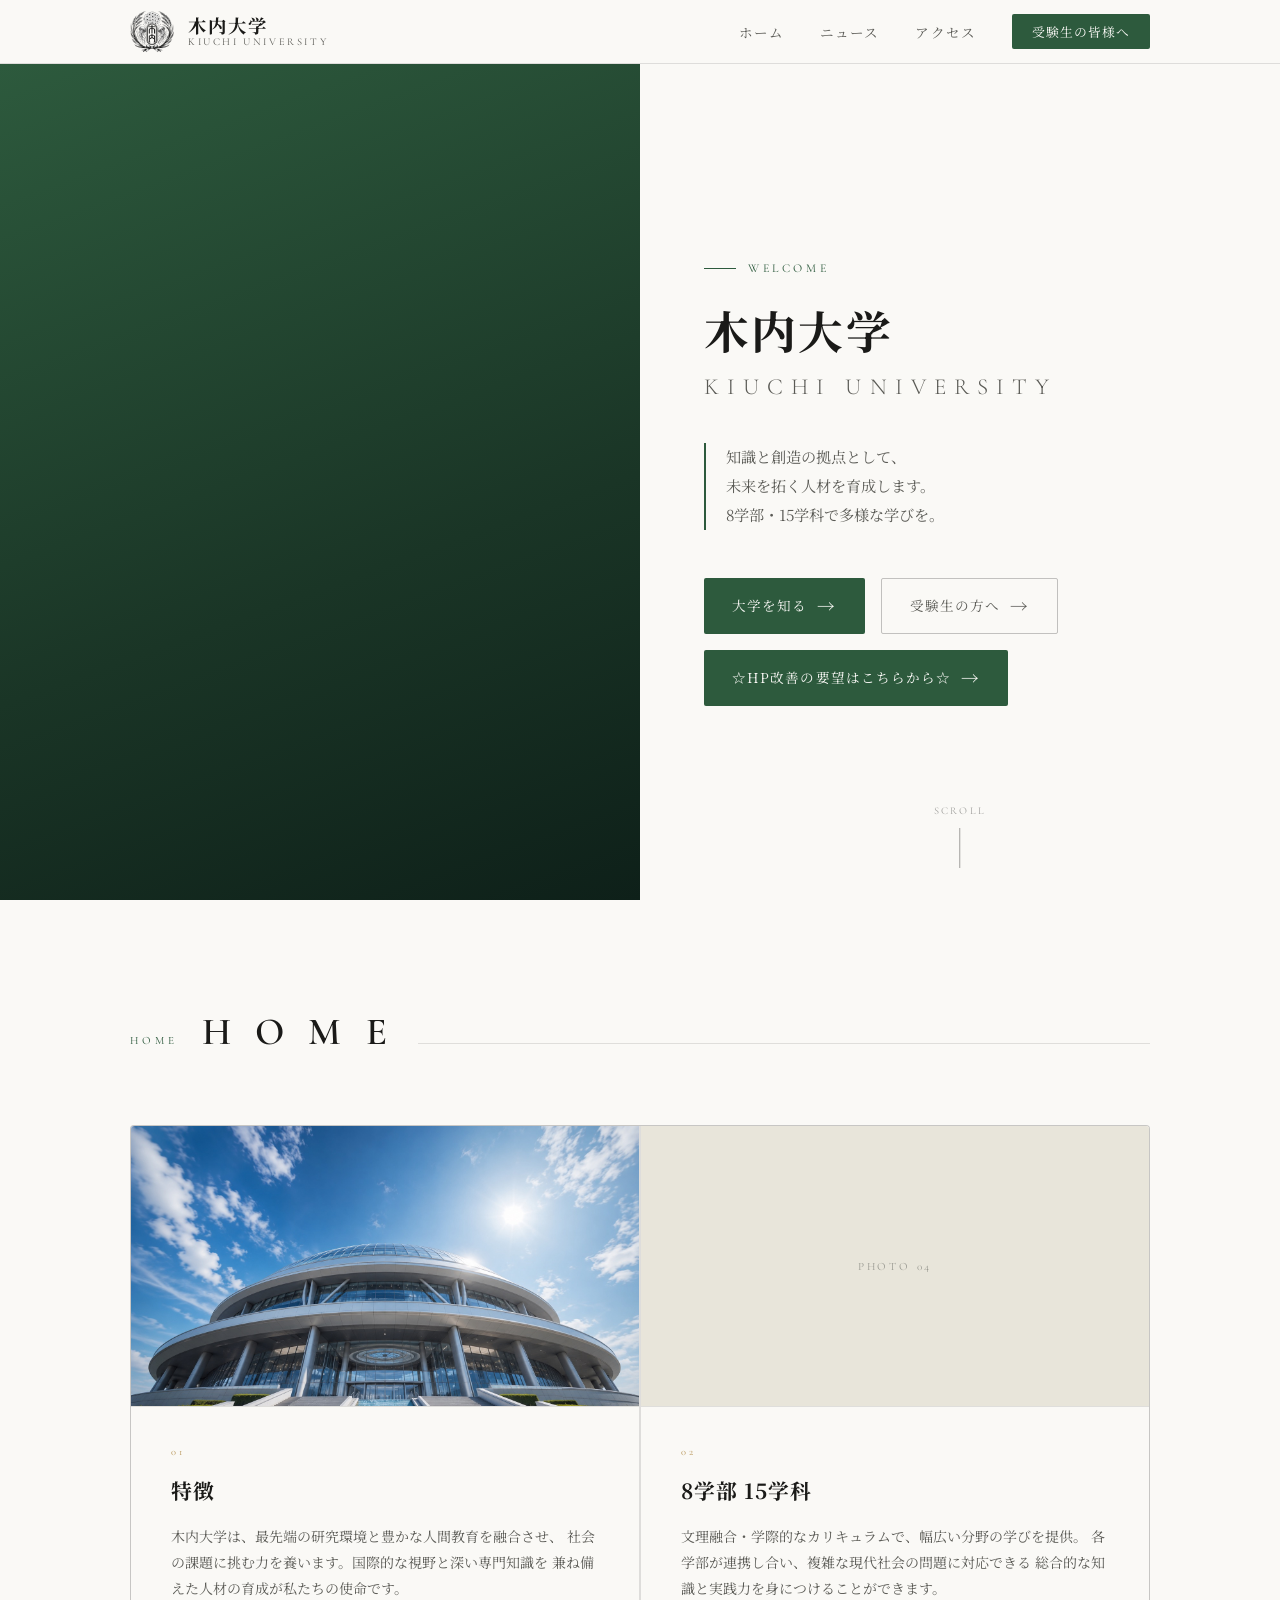
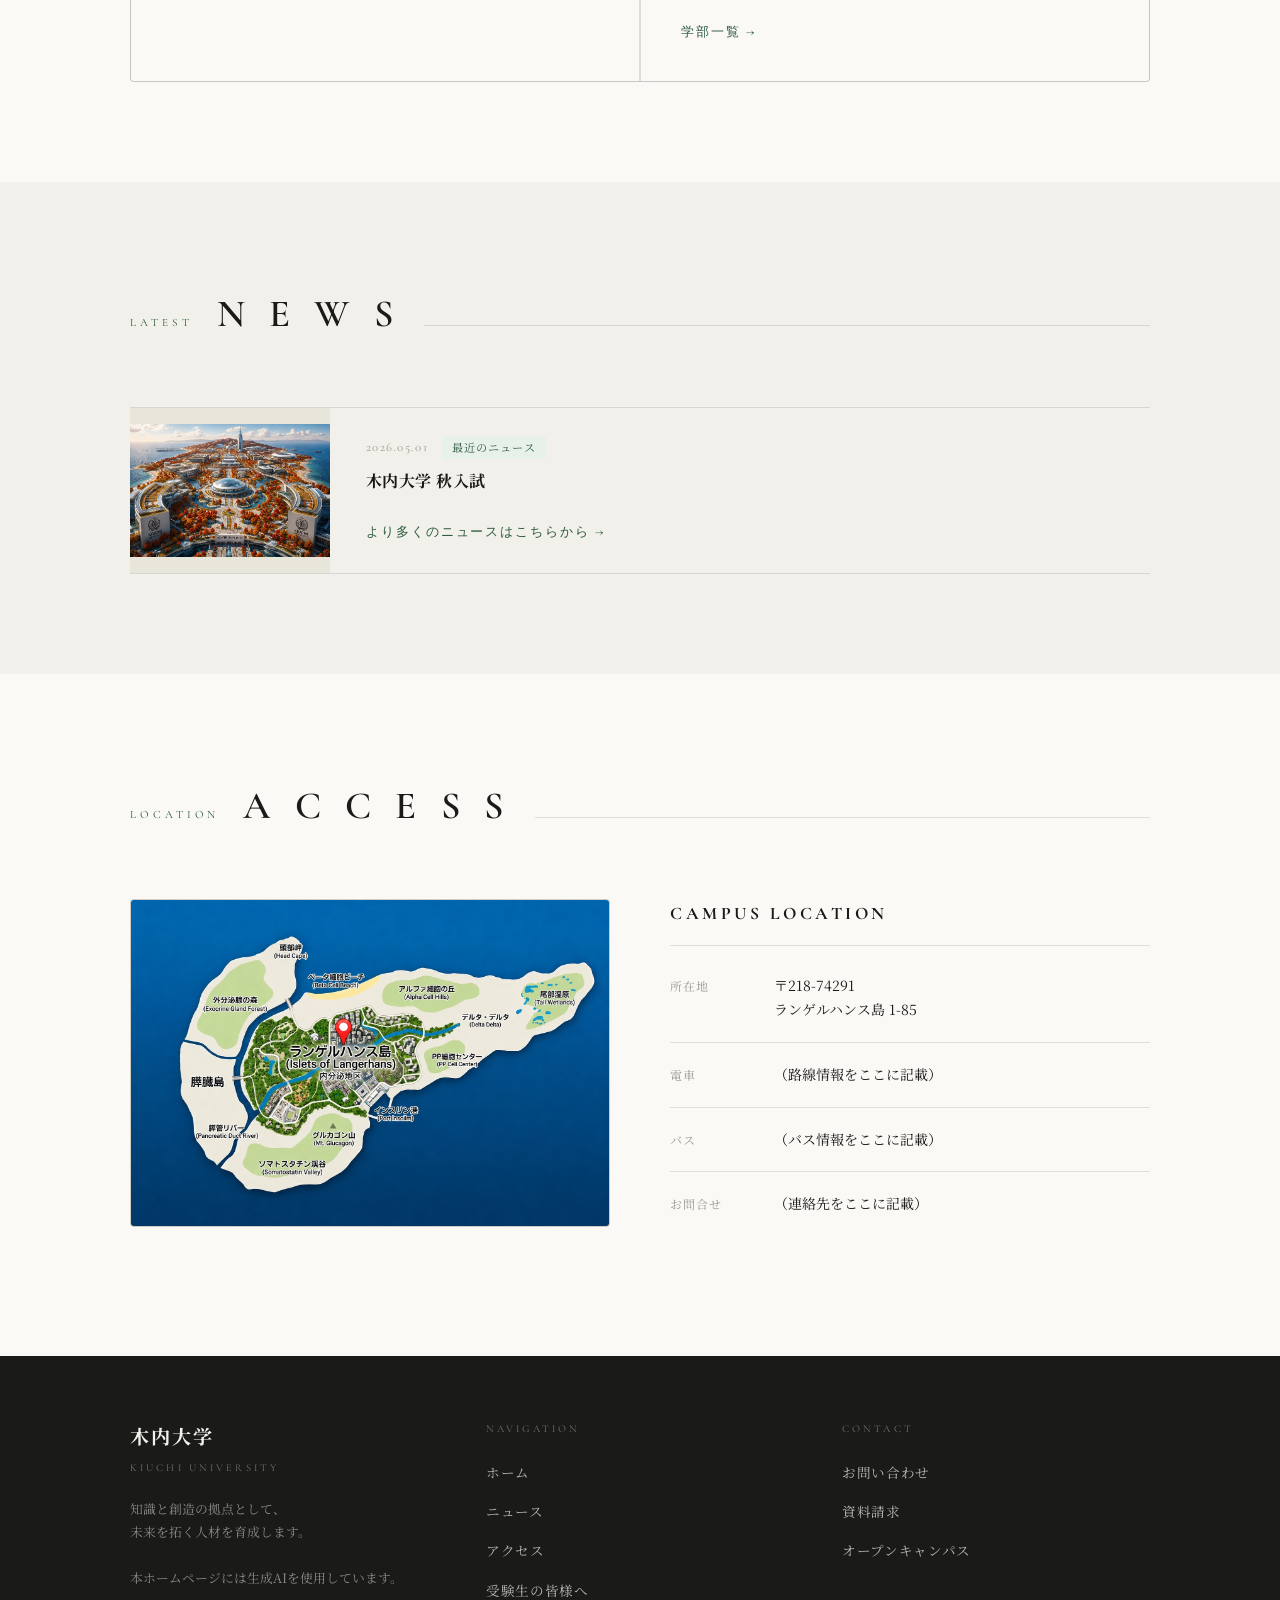
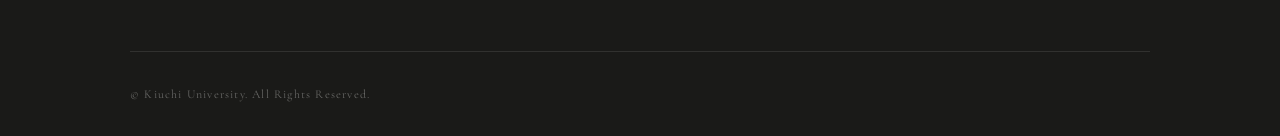
<file: index.html>
<!DOCTYPE html>
<html lang="ja">
<head>
    <meta charset="UTF-8">
    <meta name="viewport" content="width=device-width, initial-scale=1.0">
    <title>木内大学 — Kiuchi University</title>
    <link rel="stylesheet" href="index.css">
</head>
<body>

<!-- ========== HEADER ========== -->
<header class="header" id="header">
    <div class="header-inner">

        <!-- Logo -->
        <a href="#" class="logo">
            <div class="logo-emblem">
                <img src="images/Logo.png" alt="木内大学">
            </div>
            <div class="logo-text-wrap">
                <span class="logo-ja">木内大学</span>
                <span class="logo-en">Kiuchi University</span>
            </div>
        </a>

        <!-- Desktop Nav -->
        <nav class="global-nav" id="global-nav">
            <ul>
                <li><a href="#home">ホーム</a></li>
                <li><a href="news.html">ニュース</a></li>
                <li><a href="#access">アクセス</a></li>
                <li><a href="information.html" class="nav-cta">受験生の皆様へ</a></li>
            </ul>
        </nav>

        <!-- Hamburger (mobile only) -->
        <button class="hamburger" id="hamburger" aria-label="メニューを開く">
            <span></span>
            <span></span>
            <span></span>
        </button>
    </div>
</header>

<!-- ========== MOBILE NAV OVERLAY ========== -->
<div class="mobile-nav-overlay" id="mobile-nav">
    <ul class="mobile-nav-list">
        <li><a href="#home">ホーム <span>→</span></a></li>
        <li><a href="news.html">ニュース <span>→</span></a></li>
        <li><a href="#access">アクセス <span>→</span></a></li>
        <li><a href="information.html">受験生の皆様へ <span>→</span></a></li>
    </ul>
    <p class="mobile-nav-footer">© Kiuchi University</p>
</div>

<main>

    <!-- ========== HERO ========== -->
    <section class="hero" id="hero">
        <!-- Left: Visual -->
        <div class="hero-visual">
            <div class="hero-visual-placeholder">

                <video src="images/Campas.mp4" autoplay loop muted playsinline width="100%">
                    お使いのブラウザは動画タグをサポートしていません。
                </video>
            </div>
            <span class="hero-visual-label">Est. Since</span>
        </div>

        <!-- Right: Content -->
        <div class="hero-content">
            <p class="hero-eyebrow">Welcome</p>
            <h1 class="hero-title">木内大学</h1>
            <p class="hero-title-en">Kiuchi University</p>
            <p class="hero-tagline">
                知識と創造の拠点として、<br>
                未来を拓く人材を育成します。<br>
                8学部・15学科で多様な学びを。
            </p>
            <div class="hero-actions">
                <a href="#home" class="btn-primary">大学を知る <span class="btn-arrow">→</span></a>
                <a href="information.html" class="btn-secondary">受験生の方へ <span class="btn-arrow">→</span></a>
                <a href="https://forms.gle/LneNkaXuGr7gcE9L6" class="btn-primary">☆HP改善の要望はこちらから☆ <span class="btn-arrow">→</span></a>
            </div>

            <!-- Scroll hint -->
            <div class="hero-scroll">
                <span>Scroll</span>
                <div class="hero-scroll-line"></div>
            </div>
        </div>
    </section>

    <!-- ========== HOME / FEATURES ========== -->
    <section class="section-wrap" id="home">
        <div class="container">
            <div class="section-header">
                <span class="section-label">Home</span>
                <h2 class="section-title">H O M E</h2>
                <div class="section-rule"></div>
            </div>

            <div class="feature-grid">
                <!-- Card 1: 特徴 -->
                <article class="feature-card">
                    <div class="feature-img">
                        <div class="feature-placeholder">
                            <img src="images/Dome.jpg" alt="ドーム画像" class="map-image">
                        </div>
                    </div>
                    <div class="feature-body">
                        <p class="feature-num">01</p>
                        <h3 class="feature-title">特徴</h3>
                        <p class="feature-desc">
                            木内大学は、最先端の研究環境と豊かな人間教育を融合させ、
                            社会の課題に挑む力を養います。国際的な視野と深い専門知識を
                            兼ね備えた人材の育成が私たちの使命です。
                        </p>
                    </div>
                </article>

                <!-- Card 2: 学部 -->
                <article class="feature-card">
                    <div class="feature-img">
                        <div class="feature-placeholder">Photo 04</div>
                    </div>
                    <div class="feature-body">
                        <p class="feature-num">02</p>
                        <h3 class="feature-title">8学部 15学科</h3>
                        <p class="feature-desc">
                            文理融合・学際的なカリキュラムで、幅広い分野の学びを提供。
                            各学部が連携し合い、複雑な現代社会の問題に対応できる
                            総合的な知識と実践力を身につけることができます。
                        </p>
                        <a href="information.html" class="feature-link">学部一覧 →</a>
                    </div>
                </article>
            </div>
        </div>
    </section>

    <!-- ========== NEWS ========== -->
    <section class="section-wrap alt-bg" id="news">
        <div class="container">
            <div class="section-header">
                <span class="section-label">Latest</span>
                <h2 class="section-title">N E W S</h2>
                <div class="section-rule"></div>
            </div>

            <div class="news-list">
                <!-- News へのリンク -->
                <article class="news-item">
                    <div class="news-img-wrap">
                        <div class="news-placeholder">
                            <img src="images/CampasFallVer.jpg" alt="秋キャンパス" class="map-image">
                        </div>
                    </div>
                    <div class="news-content">
                        <div class="news-meta">
                            <time class="news-date">2026.05.01</time>
                            <span class="news-tag">最近のニュース</span>
                        </div>
                        <h3 class="news-title">木内大学 秋入試</h3>
                        <p class="news-excerpt">
                            <a href="news.html" class="feature-link">より多くのニュースはこちらから → </a>
                        </p>
                    </div>
                </article>
            </div>
        </div>
    </section>

    <!-- ========== ACCESS ========== -->
    <section class="section-wrap" id="access">
        <div class="container">
            <div class="section-header">
                <span class="section-label">Location</span>
                <h2 class="section-title">A C C E S S</h2>
                <div class="section-rule"></div>
            </div>

            <div class="access-grid">
                <!-- Map placeholder -->
                <div class="access-map">
                    <img src="images/Map.jpg" alt="アクセスマップ" class="map-image">
                </div>

                <!-- Info -->
                <div>
                    <h3 class="access-info-title">Campus Location</h3>

                    <div class="access-row">
                        <span class="access-label">所在地</span>
                        <span class="access-value">〒218-74291<br>ランゲルハンス島 1-85</span>
                    </div>

                    <div class="access-row">
                        <span class="access-label">電車</span>
                        <span class="access-value">（路線情報をここに記載）</span>
                    </div>

                    <div class="access-row">
                        <span class="access-label">バス</span>
                        <span class="access-value">（バス情報をここに記載）</span>
                    </div>

                    <div class="access-row">
                        <span class="access-label">お問合せ</span>
                        <span class="access-value">（連絡先をここに記載）</span>
                    </div>
                </div>
            </div>
        </div>
    </section>

</main>

<!-- ========== FOOTER ========== -->
<footer class="footer">
    <div class="footer-inner">
        <div class="footer-top">
            <!-- Brand -->
            <div>
                <p class="footer-logo-ja">木内大学</p>
                <p class="footer-logo-en">Kiuchi University</p>
                <p class="footer-tagline">知識と創造の拠点として、<br>未来を拓く人材を育成します。<br> <br>本ホームページには生成AIを使用しています。</p>
            </div>

            <!-- Nav -->
            <div>
                <p class="footer-nav-title">Navigation</p>
                <ul class="footer-nav-list">
                    <li><a href="#home">ホーム</a></li>
                    <li><a href="news.html">ニュース</a></li>
                    <li><a href="#access">アクセス</a></li>
                    <li><a href="information.html">受験生の皆様へ</a></li>
                </ul>
            </div>

            <!-- Contact -->
            <div>
                <p class="footer-nav-title">Contact</p>
                <ul class="footer-nav-list">
                    <li><a href= https://forms.gle/LneNkaXuGr7gcE9L6 >お問い合わせ</a></li>
                    <li><a href="#">資料請求</a></li>
                    <li><a href="#news">オープンキャンパス</a></li>
                </ul>
            </div>
        </div>

        <div class="footer-bottom">
            <p class="footer-copy">&copy; Kiuchi University. All Rights Reserved.</p>
        </div>
    </div>
</footer>

<script>
    // Header scroll effect
    const header = document.getElementById('header');
    window.addEventListener('scroll', () => {
        header.classList.toggle('scrolled', window.scrollY > 20);
    }, { passive: true });

    // Hamburger + mobile nav
    const hamburger = document.getElementById('hamburger');
    const mobileNav = document.getElementById('mobile-nav');

    hamburger.addEventListener('click', () => {
        const open = hamburger.classList.toggle('active');
        mobileNav.classList.toggle('active', open);
        document.body.style.overflow = open ? 'hidden' : '';
    });

    mobileNav.querySelectorAll('a').forEach(link => {
        link.addEventListener('click', () => {
            hamburger.classList.remove('active');
            mobileNav.classList.remove('active');
            document.body.style.overflow = '';
        });
    });
</script>
</body>
</html>
</file>
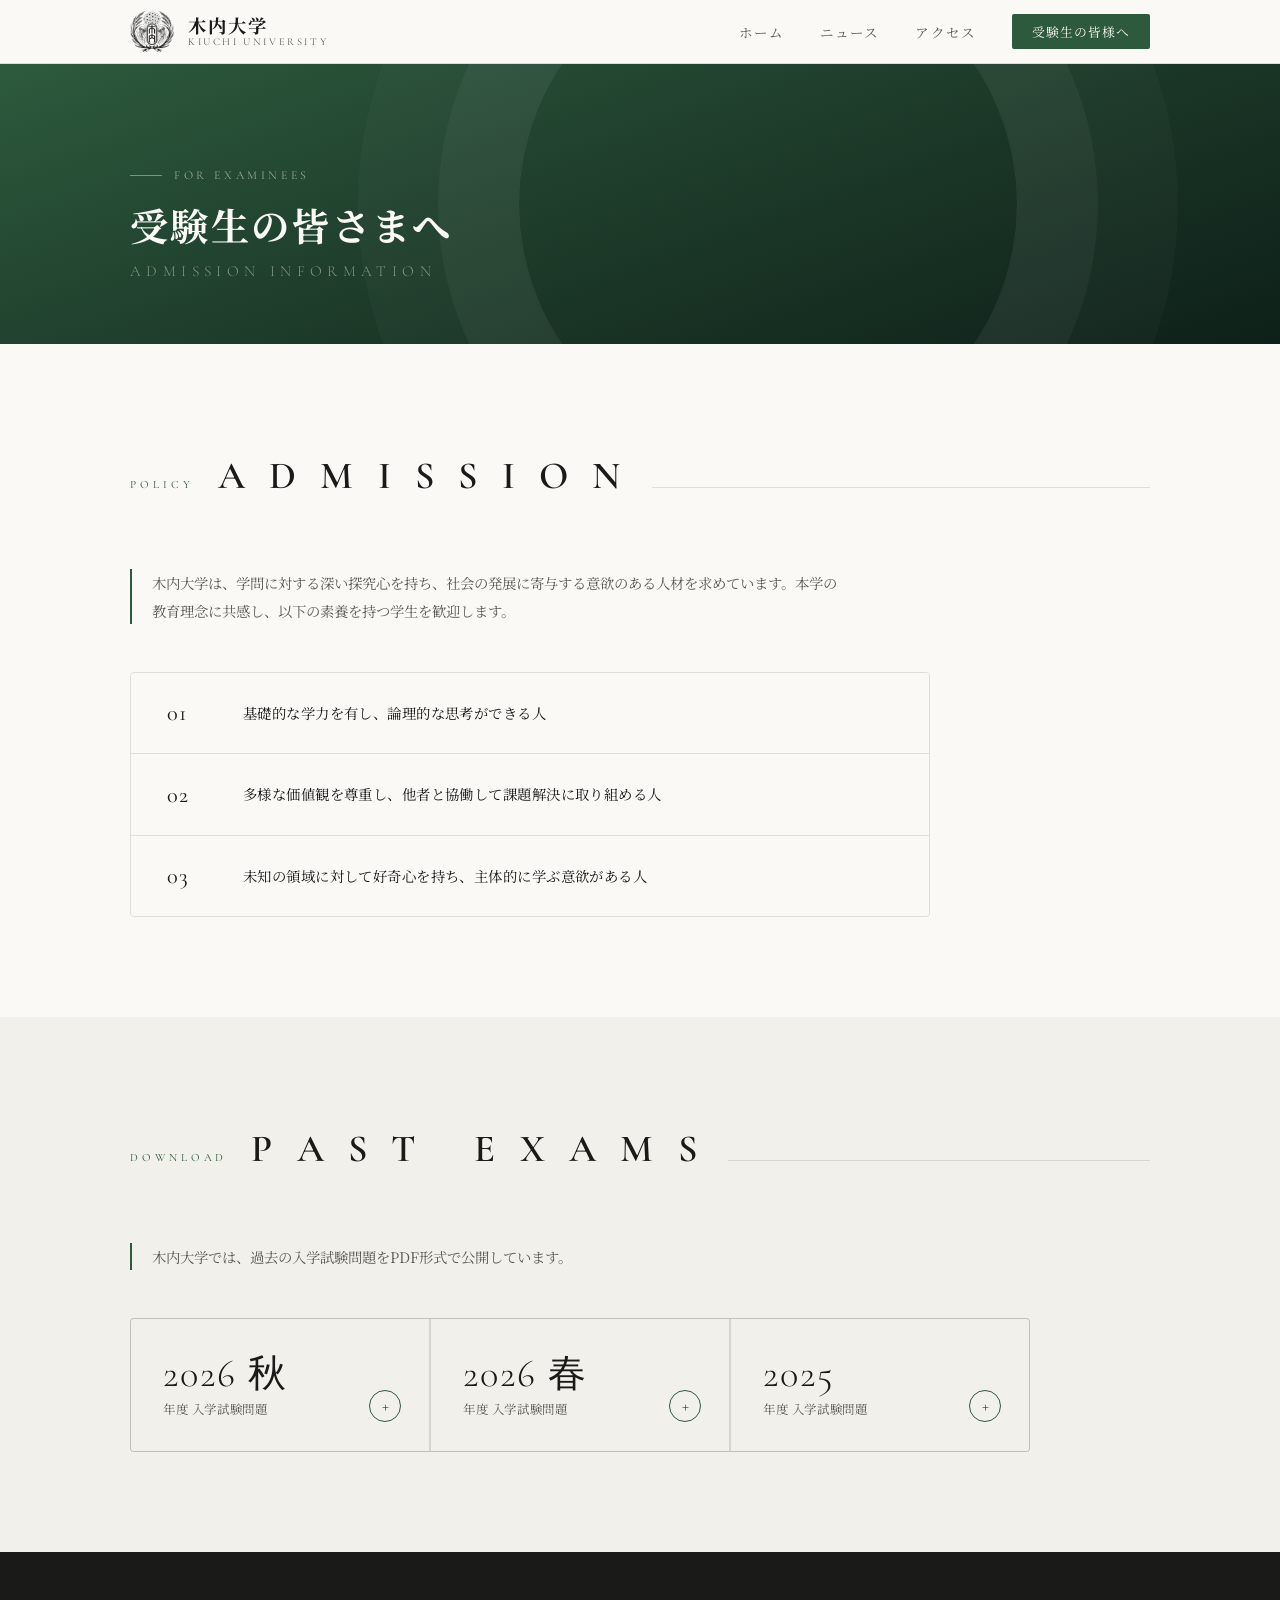
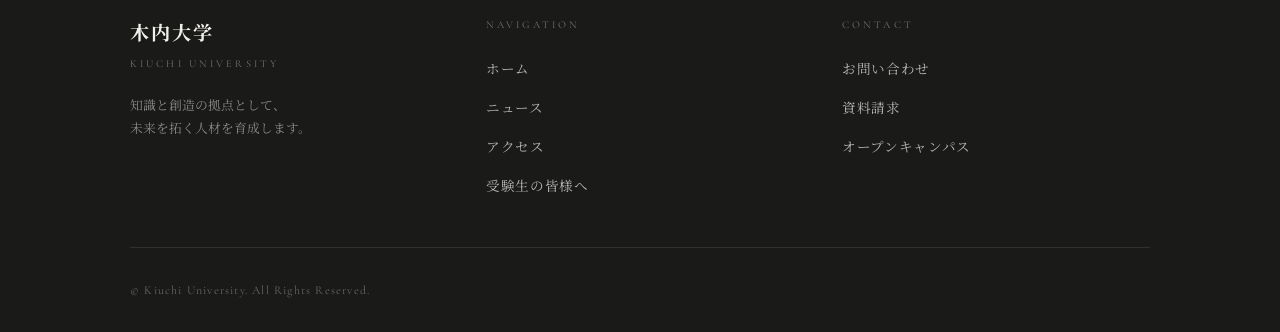
<file: information.html>
<!DOCTYPE html>
<html lang="ja">
<head>
    <meta charset="UTF-8">
    <meta name="viewport" content="width=device-width, initial-scale=1.0">
    <title>受験生の皆さまへ — 木内大学</title>
    <link rel="stylesheet" href="index.css">
    <link rel="stylesheet" href="information.css">
</head>
<body>

<!-- ========== HEADER ========== -->
<header class="header" id="header">
    <div class="header-inner">

        <!-- Logo -->
        <a href="index.html" class="logo">
            <div class="logo-emblem">
                <img src="images/Logo.png" alt="木内大学">
            </div>
            <div class="logo-text-wrap">
                <span class="logo-ja">木内大学</span>
                <span class="logo-en">Kiuchi University</span>
            </div>
        </a>

        <!-- Desktop Nav -->
        <nav class="global-nav" id="global-nav">
            <ul>
                <li><a href="index.html#home">ホーム</a></li>
                <li><a href="news.html">ニュース</a></li>
                <li><a href="index.html#access">アクセス</a></li>
                <li><a href="information.html" class="nav-cta">受験生の皆様へ</a></li>
            </ul>
        </nav>

        <!-- Hamburger (mobile only) -->
        <button class="hamburger" id="hamburger" aria-label="メニューを開く">
            <span></span>
            <span></span>
            <span></span>
        </button>
    </div>
</header>

<!-- ========== MOBILE NAV OVERLAY ========== -->
<div class="mobile-nav-overlay" id="mobile-nav">
    <ul class="mobile-nav-list">
        <li><a href="index.html#home">ホーム <span>→</span></a></li>
        <li><a href="news.html">ニュース <span>→</span></a></li>
        <li><a href="index.html#access">アクセス <span>→</span></a></li>
        <li><a href="information.html">受験生の皆様へ <span>→</span></a></li>
    </ul>
    <p class="mobile-nav-footer">© Kiuchi University</p>
</div>

<main>

    <!-- ========== PAGE HERO ========== -->
    <section class="info-page-hero">
        <div class="info-page-hero-inner">
            <p class="hero-eyebrow">For Examinees</p>
            <h1 class="info-page-title">受験生の皆さまへ</h1>
            <p class="info-page-title-en">Admission Information</p>
        </div>
    </section>

    <!-- ========== CONTENT ========== -->
    <section class="section-wrap" id="admission">
        <div class="container">

            <!-- アドミッション・ポリシー -->
            <div class="info-block">
                <div class="section-header">
                    <span class="section-label">Policy</span>
                    <h2 class="section-title">A D M I S S I O N</h2>
                    <div class="section-rule"></div>
                </div>
                <p class="info-lead">木内大学は、学問に対する深い探究心を持ち、社会の発展に寄与する意欲のある人材を求めています。本学の教育理念に共感し、以下の素養を持つ学生を歓迎します。</p>
                <ol class="policy-list">
                    <li>
                        <span class="policy-num">01</span>
                        <span class="policy-text">基礎的な学力を有し、論理的な思考ができる人</span>
                    </li>
                    <li>
                        <span class="policy-num">02</span>
                        <span class="policy-text">多様な価値観を尊重し、他者と協働して課題解決に取り組める人</span>
                    </li>
                    <li>
                        <span class="policy-num">03</span>
                        <span class="policy-text">未知の領域に対して好奇心を持ち、主体的に学ぶ意欲がある人</span>
                    </li>
                </ol>
            </div>

        </div>
    </section>

<!-- ========== PAST EXAMS ========== -->
<section class="section-wrap alt-bg" id="exams">
    <div class="container">
        <div class="section-header">
            <span class="section-label">Download</span>
            <h2 class="section-title">P A S T &nbsp; E X A M S</h2>
            <div class="section-rule"></div>
        </div>
        <p class="info-lead">木内大学では、過去の入学試験問題をPDF形式で公開しています。</p>

        <div class="pdf-grid">

             <!-- 2026_fall -->
            <div class="pdf-card" data-year="2026_fall">
                <button class="pdf-card-btn" aria-expanded="false" aria-controls="subjects-2026_fall">
                    <span class="pdf-year">2026 秋</span>
                    <span class="pdf-label">年度 入学試験問題</span>
                    <span class="pdf-icon">+</span>
                </button>
                <div class="pdf-subjects" id="subjects-2024">
                    <div>
                    <a href="exams/令和8年度秋入試_木内大学.pdf" target="_blank" class="pdf-subject-btn">本試験 <span>↓</span></a>
                    <a href="exams/令和8年度秋入試_木内大学一般選抜の出題意図とその周辺.pdf"     target="_blank" class="pdf-subject-btn">本試験の好評 <span>↓</span></a>
                    <a href="exams/令和8年度秋入試_追試験_木内大学.pdf"  target="_blank" class="pdf-subject-btn">追試験及び解答 <span>↓</span></a>
                    </div>
                </div>
            </div>

            <!-- 2026 -->
            <div class="pdf-card" data-year="2026">
                <button class="pdf-card-btn" aria-expanded="false" aria-controls="subjects-2026">
                    <span class="pdf-year">2026 春</span>
                    <span class="pdf-label">年度 入学試験問題</span>
                    <span class="pdf-icon">+</span>
                </button>
                <div class="pdf-subjects" id="subjects-2026">
                    <div>
                    <a href="exams/2026木内大学理系国語_問題.pdf" target="_blank" class="pdf-subject-btn">国語(理系) <span>↓</span></a>
                    <a href="exams/2026木内大学理系国語_駿代解答例.pdf" target="_blank" class="pdf-subject-btn">国語(理系)解答(駿代協力) <span>↓</span></a>
                    <a href="exams/2026木内大学理系数学_問題.pdf"  target="_blank" class="pdf-subject-btn">数学(理系) <span>↓</span></a>
                    </div>
                </div>
            </div>
            <!-- 2025 -->
            <div class="pdf-card" data-year="2025">
                <button class="pdf-card-btn" aria-expanded="false" aria-controls="subjects-2025">
                    <span class="pdf-year">2025</span>
                    <span class="pdf-label">年度 入学試験問題</span>
                    <span class="pdf-icon">+</span>
                </button>
                <div class="pdf-subjects" id="subjects-2025">
                    <div>
                    <a href="#" target="_blank" class="pdf-subject-btn">2025年度は <span>↓</span></a>
                    <a href="#" target="_blank" class="pdf-subject-btn">公開して <span>↓</span></a>
                    <a href="#" target="_blank" class="pdf-subject-btn">おりません。 <span>↓</span></a>
                    </div>
                </div>
            </div>
        </div>
    </div>

</section>

</main>

<!-- ========== FOOTER ========== -->
<footer class="footer">
    <div class="footer-inner">
        <div class="footer-top">
            <div>
                <p class="footer-logo-ja">木内大学</p>
                <p class="footer-logo-en">Kiuchi University</p>
                <p class="footer-tagline">知識と創造の拠点として、<br>未来を拓く人材を育成します。</p>
            </div>
            <div>
                <p class="footer-nav-title">Navigation</p>
                <ul class="footer-nav-list">
                    <li><a href="index.html#home">ホーム</a></li>
                    <li><a href="news.html">ニュース</a></li>
                    <li><a href="index.html#access">アクセス</a></li>
                    <li><a href="information.html">受験生の皆様へ</a></li>
                </ul>
            </div>
            <div>
                <p class="footer-nav-title">Contact</p>
                <ul class="footer-nav-list">
                    <li><a href="#">お問い合わせ</a></li>
                    <li><a href="#">資料請求</a></li>
                    <li><a href="#">オープンキャンパス</a></li>
                </ul>
            </div>
        </div>
        <div class="footer-bottom">
            <p class="footer-copy">&copy; Kiuchi University. All Rights Reserved.</p>
        </div>
    </div>
</footer>

<script>
    // Header scroll effect
    const header = document.getElementById('header');
    window.addEventListener('scroll', () => {
        header.classList.toggle('scrolled', window.scrollY > 20);
    }, { passive: true });

    // Hamburger + mobile nav
    const hamburger = document.getElementById('hamburger');
    const mobileNav = document.getElementById('mobile-nav');

    hamburger.addEventListener('click', () => {
        const open = hamburger.classList.toggle('active');
        mobileNav.classList.toggle('active', open);
        document.body.style.overflow = open ? 'hidden' : '';
    });

    mobileNav.querySelectorAll('a').forEach(link => {
        link.addEventListener('click', () => {
            hamburger.classList.remove('active');
            mobileNav.classList.remove('active');
            document.body.style.overflow = '';
        });
    });

// ---- 過去問 アコーディオン ----
document.querySelectorAll('.pdf-card-btn').forEach(btn => {
    btn.addEventListener('click', () => {
        const card   = btn.closest('.pdf-card');
        const isOpen = card.classList.contains('is-open');

        if (isOpen) {
            card.classList.remove('is-open');
            btn.setAttribute('aria-expanded', 'false');
        } else {
            card.classList.add('is-open');
            btn.setAttribute('aria-expanded', 'true');
        }
    });
});
</script>
</body>
</html>
</file>
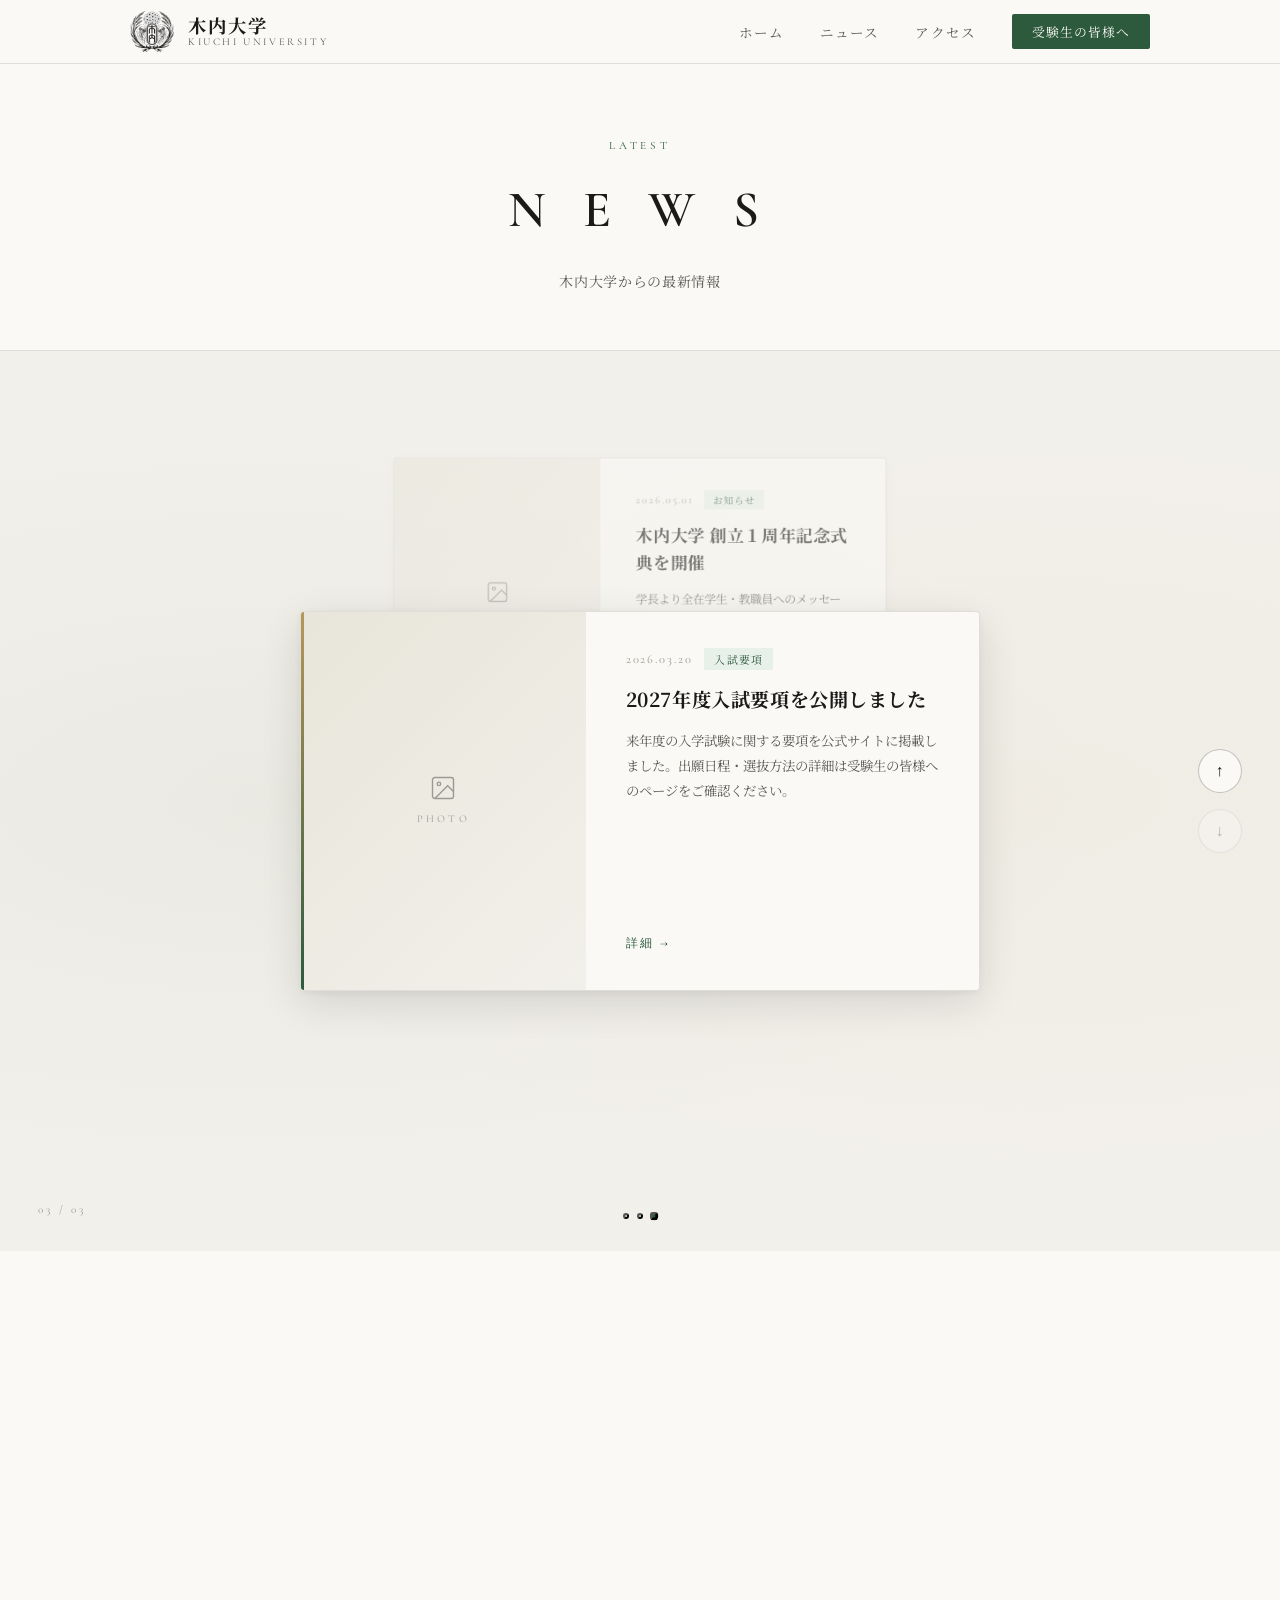
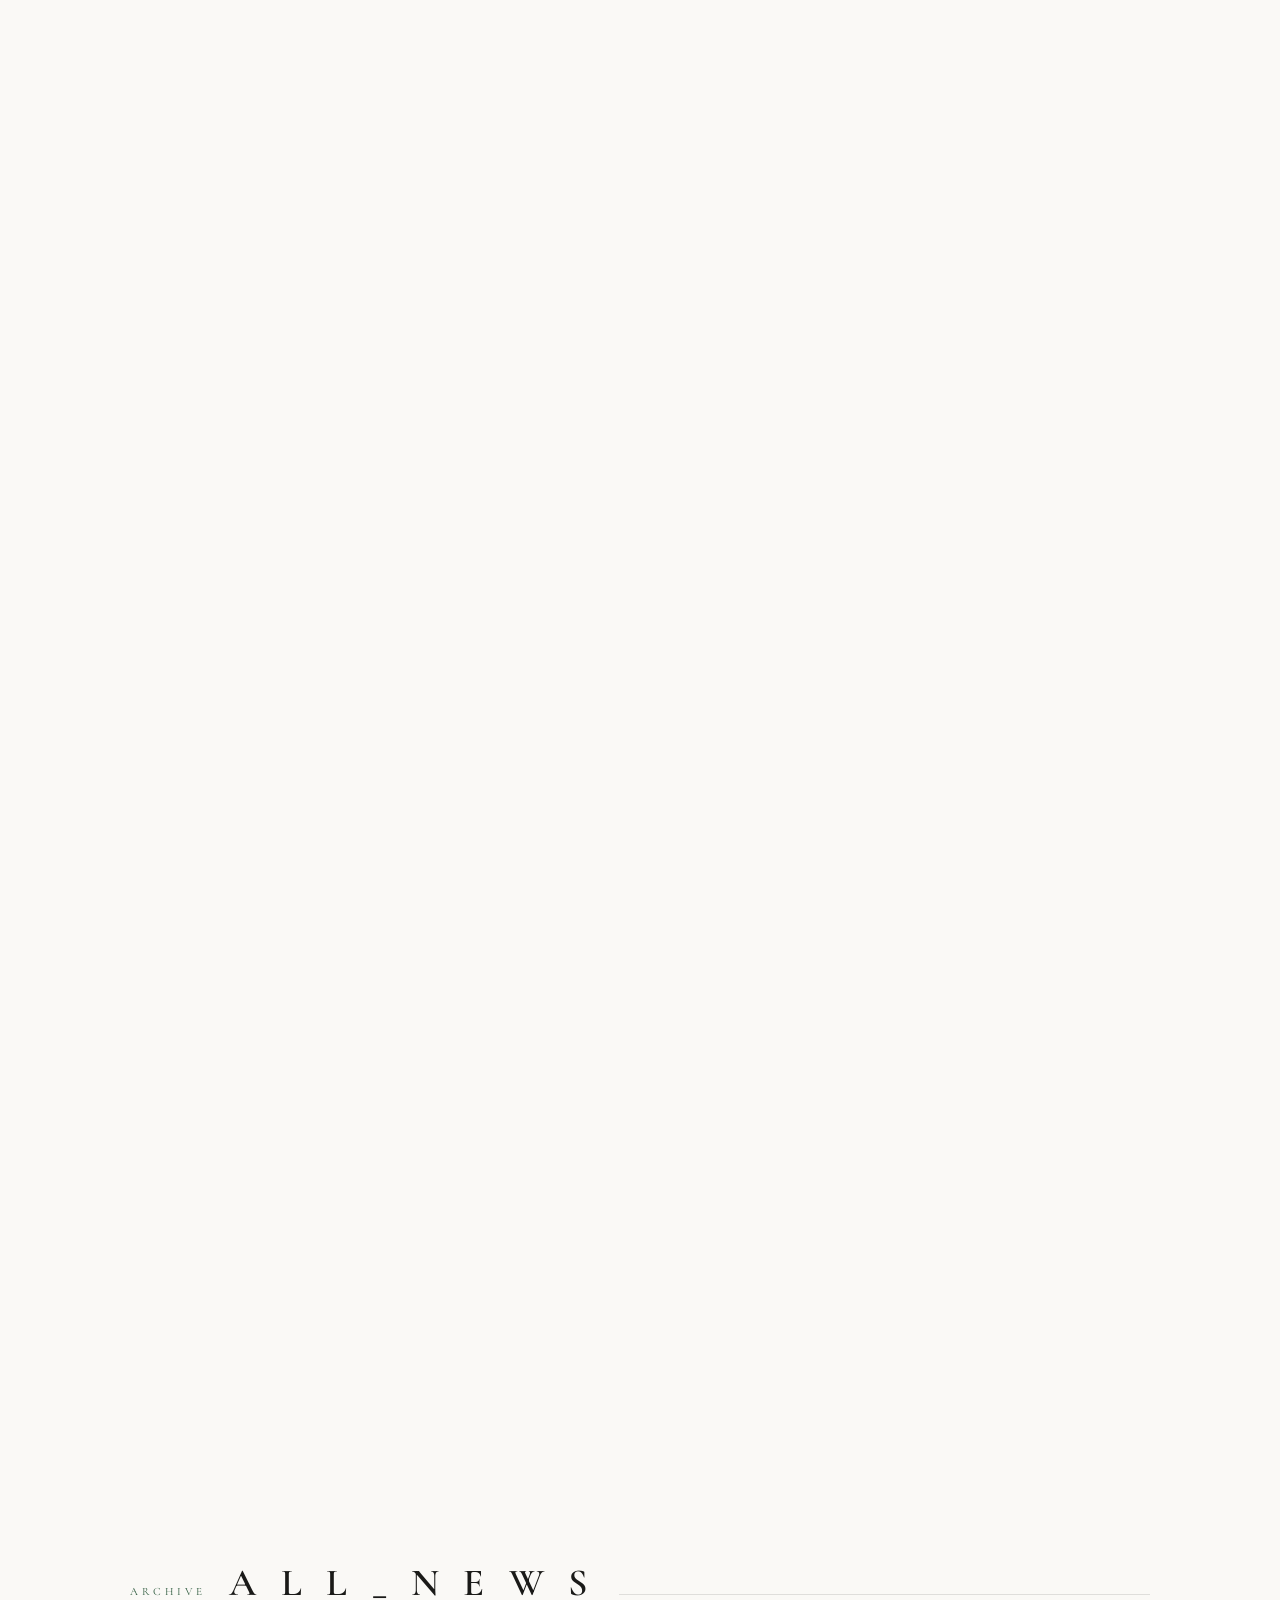
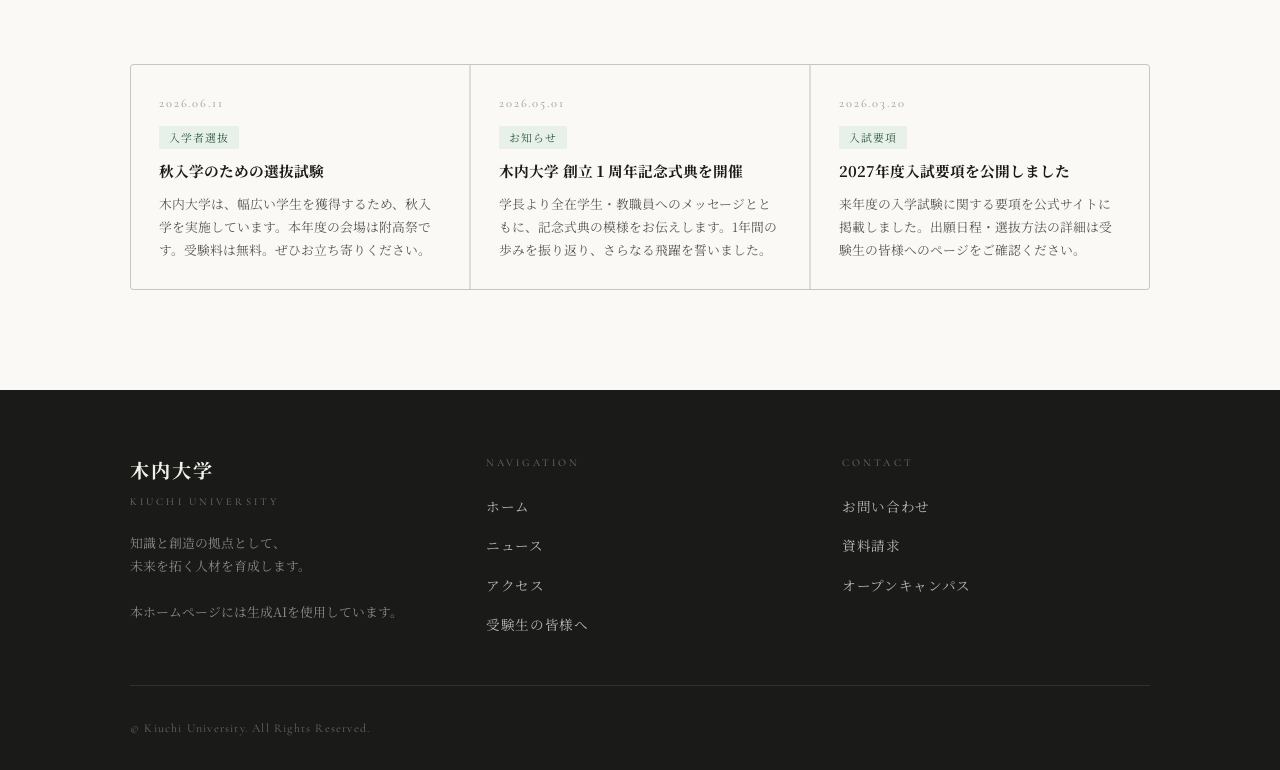
<file: news.html>
<!DOCTYPE html>
<html lang="ja">
<head>
    <meta charset="UTF-8">
    <meta name="viewport" content="width=device-width, initial-scale=1.0">
    <title>ニュース — 木内大学</title>
    <link rel="stylesheet" href="index.css">
    <link rel="stylesheet" href="news.css">
</head>
<body>

<!-- ========== HEADER ========== -->
<header class="header" id="header">
    <div class="header-inner">
        <a href="index.html" class="logo">
            <div class="logo-emblem">
                <img src="images/Logo.png" alt="木内大学">
            </div>
            <div class="logo-text-wrap">
                <span class="logo-ja">木内大学</span>
                <span class="logo-en">Kiuchi University</span>
            </div>
        </a>

        <nav class="global-nav" id="global-nav">
            <ul>
                <li><a href="index.html#home">ホーム</a></li>
                <li><a href="news.html">ニュース</a></li>
                <li><a href="index.html#access">アクセス</a></li>
                <li><a href="information.html" class="nav-cta">受験生の皆様へ</a></li>
            </ul>
        </nav>

        <button class="hamburger" id="hamburger" aria-label="メニューを開く">
            <span></span><span></span><span></span>
        </button>
    </div>
</header>

<!-- ========== MOBILE NAV ========== -->
<div class="mobile-nav-overlay" id="mobile-nav">
    <ul class="mobile-nav-list">
        <li><a href="index.html#home">ホーム <span>→</span></a></li>
        <li><a href="news.html">ニュース <span>→</span></a></li>
        <li><a href="index.html#access">アクセス <span>→</span></a></li>
        <li><a href="information.html">受験生の皆様へ <span>→</span></a></li>
    </ul>
    <p class="mobile-nav-footer">© Kiuchi University</p>
</div>

<main class="news-page">

    <!-- ── Page title ── -->
    <div class="news-page-header">
        <span class="section-label">Latest</span>
        <h1 class="section-title">N E W S</h1>
        <p>木内大学からの最新情報</p>
    </div>

    <!-- ── Scroll carousel stage ── -->
    <section class="news-scroll-stage" id="news-stage" aria-label="ニュース一覧">

        <div class="news-scroll-sticky" id="news-sticky">

            <!-- Cards viewport -->
            <div class="news-cards-viewport" id="cards-viewport">
                <!-- Cards are injected by JS -->
            </div>

            <!-- Navigation arrows -->
            <div class="carousel-nav" aria-label="ナビゲーション">
                <button class="carousel-nav-btn" id="nav-up" aria-label="前のニュース">↑</button>
                <button class="carousel-nav-btn" id="nav-down" aria-label="次のニュース">↓</button>
            </div>

            <!-- Counter -->
            <div class="carousel-counter" id="carousel-counter">01 / 05</div>

            <!-- Dots -->
            <div class="carousel-dots" id="carousel-dots"></div>

            <!-- Scroll hint (fades out after first scroll) -->
            <div class="scroll-hint" id="scroll-hint">
                <span>Scroll</span>
                <div class="scroll-hint-line"></div>
            </div>
        </div>

    </section>

    <!-- ── Archive grid ── -->
    <section class="news-archive">
        <div class="container">
            <div class="section-header">
                <span class="section-label">Archive</span>
                <h2 class="section-title">A L L _ N E W S</h2>
                <div class="section-rule"></div>
            </div>
            <div class="archive-grid" id="archive-grid">
                <!-- Injected by JS -->
            </div>
        </div>
    </section>

</main>

<!-- ========== モーダル ========== -->
<div id="news-modal" class="news-modal" aria-hidden="true">
    <div class="news-modal-overlay" data-close></div>
    <div class="news-modal-content" role="dialog" aria-modal="true">
        <button class="news-modal-close" data-close aria-label="閉じる">&times;</button>
        <div class="news-modal-meta">
            <time id="modal-date"></time>
            <span id="modal-tag" class="card-tag"></span>
        </div>
        <h2 id="modal-title"></h2>
        <div id="modal-body"></div>
    </div>
</div>

<!-- ========== FOOTER ========== -->
<footer class="footer">
    <div class="footer-inner">
        <div class="footer-top">
            <div>
                <p class="footer-logo-ja">木内大学</p>
                <p class="footer-logo-en">Kiuchi University</p>
                <p class="footer-tagline">知識と創造の拠点として、<br>未来を拓く人材を育成します。<br><br>本ホームページには生成AIを使用しています。</p>
            </div>
            <div>
                <p class="footer-nav-title">Navigation</p>
                <ul class="footer-nav-list">
                    <li><a href="index.html#home">ホーム</a></li>
                    <li><a href="news.html">ニュース</a></li>
                    <li><a href="index.html#access">アクセス</a></li>
                    <li><a href="information.html">受験生の皆様へ</a></li>
                </ul>
            </div>
            <div>
                <p class="footer-nav-title">Contact</p>
                <ul class="footer-nav-list">
                    <li><a href="https://forms.gle/LneNkaXuGr7gcE9L6">お問い合わせ</a></li>
                    <li><a href="#">資料請求</a></li>
                    <li><a href="#">オープンキャンパス</a></li>
                </ul>
            </div>
        </div>
        <div class="footer-bottom">
            <p class="footer-copy">&copy; Kiuchi University. All Rights Reserved.</p>
        </div>
    </div>
</footer>

<script>
// @ts-nocheck
/* ============================================================
   News data
   — real articles first, then placeholders for demo
============================================================ */
const NEWS_ITEMS = [
    {
        id: 2,
        date: '2026.06.11',
        tag: '入学者選抜',
        title: '秋入学のための選抜試験',
        excerpt: '木内大学は、幅広い学生を獲得するため、秋入学を実施しています。本年度の会場は附高祭です。受験料は無料。ぜひお立ち寄りください。',
        photo: null,
        link: {
            type: 'modal',
            detail: '<p>木内大学は、幅広い学生を獲得するため、秋入学を実施しています。</p><p>日時：8月◯日</p><p>場所：◯◯</p>'
        }
    },
    {
        id: 3,
        date: '2026.05.01',
        tag: 'お知らせ',
        title: '木内大学 創立１周年記念式典を開催',
        excerpt: '学長より全在学生・教職員へのメッセージとともに、記念式典の模様をお伝えします。1年間の歩みを振り返り、さらなる飛躍を誓いました。',
        photo: null,
        link: {
            type: '',
            detail: ''
        }
    },
    {
        id: 4,
        date: '2026.03.20',
        tag: '入試要項',
        title: '2027年度入試要項を公開しました',
        excerpt: '来年度の入学試験に関する要項を公式サイトに掲載しました。出願日程・選抜方法の詳細は受験生の皆様へのページをご確認ください。',
        photo: null,
        link: { type: 'url', url: 'information.html' }
    },
];

/* ============================================================
   State
============================================================ */
let currentIndex = 0;
const total = NEWS_ITEMS.length;

/* ============================================================
   DOM helpers
============================================================ */
const viewport   = document.getElementById('cards-viewport');
const dotsWrap   = document.getElementById('carousel-dots');
const counter    = document.getElementById('carousel-counter');
const btnUp      = document.getElementById('nav-up');
const btnDown    = document.getElementById('nav-down');
const scrollHint = document.getElementById('scroll-hint');
const stage      = document.getElementById('news-stage');

/* ============================================================
   Photo placeholder SVG
============================================================ */
function placeholderSVG() {
    return `
        <div class="card-photo-placeholder">
            <svg viewBox="0 0 24 24" xmlns="http://www.w3.org/2000/svg">
                <rect x="3" y="3" width="18" height="18" rx="2"/>
                <circle cx="8.5" cy="8.5" r="1.5"/>
                <polyline points="21 15 16 10 5 21"/>
            </svg>
            <span>Photo</span>
        </div>`;
}

/* ============================================================
   Build cards (once)
============================================================ */
function buildCards() {
    NEWS_ITEMS.forEach((item, i) => {
        const card = document.createElement('article');
        card.className = 'news-card';
        card.dataset.index = i;
        card.setAttribute('role', 'article');
        card.setAttribute('aria-label', item.title);

         // ★ ここでリンクの種類を判定
        const linkHTML = (item.link && item.link.type === 'url')
            ? `<a href="${item.link.url}" class="card-link" target="_blank" rel="noopener noreferrer">詳細 →</a>`
            : `<a href="#" class="card-link" data-modal-index="${i}">詳細 →</a>`;

        card.innerHTML = `
            <div class="card-photo">
                ${item.photo
                    ? `<img src="${item.photo}" alt="${item.title}" loading="lazy">`
                    : placeholderSVG()}
            </div>
            <div class="card-body">
                <div class="card-meta">
                    <time class="card-date">${item.date}</time>
                    <span class="card-tag">${item.tag}</span>
                </div>
                <h2 class="card-title">${item.title}</h2>
                <p class="card-excerpt">${item.excerpt}</p>
                ${linkHTML}
            </div>`;

        viewport.appendChild(card);
    });
}

/* ============================================================
   Build dots
============================================================ */
function buildDots() {
    NEWS_ITEMS.forEach((_, i) => {
        const dot = document.createElement('button');
        dot.className = 'carousel-dot';
        dot.setAttribute('aria-label', `ニュース ${i + 1}`);
        dot.addEventListener('click', () => goTo(i));
        dotsWrap.appendChild(dot);
    });
}

/* ============================================================
   Update display for a given active index
============================================================ */
function updateCards(idx) {
    const cards = viewport.querySelectorAll('.news-card');

    cards.forEach((card, i) => {
        card.classList.remove('is-active', 'is-prev', 'is-next', 'is-hidden');

        const diff = i - idx;
        if (diff === 0)       card.classList.add('is-active');
        else if (diff === -1) card.classList.add('is-prev');
        else if (diff === 1)  card.classList.add('is-next');
        else                  card.classList.add('is-hidden');
    });

    /* Dots */
    dotsWrap.querySelectorAll('.carousel-dot').forEach((dot, i) => {
        dot.classList.toggle('active', i === idx);
    });

    /* Counter */
    const pad = n => String(n).padStart(2, '0');
    counter.textContent = `${pad(idx + 1)} / ${pad(total)}`;

    /* Buttons */
    btnUp.disabled   = idx === 0;
    btnDown.disabled = idx === total - 1;
}

/* ============================================================
   Navigate
============================================================ */
function goTo(idx) {
    if (idx < 0 || idx >= total) return;
    currentIndex = idx;
    updateCards(currentIndex);
}

function goNext() { goTo(currentIndex + 1); }
function goPrev() { goTo(currentIndex - 1); }

/* ============================================================
   Button listeners
============================================================ */
btnUp.addEventListener('click',   goPrev);
btnDown.addEventListener('click', goNext);

/* ============================================================
   Keyboard navigation
============================================================ */
document.addEventListener('keydown', e => {
    // Only intercept when sticky panel is in view
    const rect = stage.getBoundingClientRect();
    const inView = rect.top <= 0 && rect.bottom >= window.innerHeight;
    if (!inView) return;

    if (e.key === 'ArrowUp'   || e.key === 'ArrowLeft')  { e.preventDefault(); goPrev(); }
    if (e.key === 'ArrowDown' || e.key === 'ArrowRight') { e.preventDefault(); goNext(); }
});

/* ============================================================
   Scroll-driven navigation
   — divide the stage height into N equal zones
   — each zone maps to one news item
============================================================ */

// We set the stage height dynamically so each "page" = 100vh
function setStageHeight() {
    // (total items) × 100vh gives natural scroll travel
    stage.style.height = `${total * 100}vh`;
}

let lastScrollY = -1;
let ticking = false;

function onScroll() {
    if (ticking) return;
    ticking = true;
    requestAnimationFrame(() => {
        const rect  = stage.getBoundingClientRect();
        const stageTop    = -rect.top;                      // how far we've scrolled into the stage
        const stageHeight = rect.height - window.innerHeight; // scrollable distance inside stage

        if (stageTop >= 0 && stageTop <= stageHeight) {
            // Normalised 0→1 through the stage
            const progress = stageTop / stageHeight;
            const newIndex = Math.min(
                total - 1,
                Math.floor(progress * total + 0.5)   // round to nearest card
            );
            if (newIndex !== currentIndex) {
                currentIndex = newIndex;
                updateCards(currentIndex);
            }

            // Hide scroll hint after first scroll
            if (stageTop > 20) {
                scrollHint.style.opacity = '0';
                scrollHint.style.pointerEvents = 'none';
            }
        }

        ticking = false;
    });
}

window.addEventListener('scroll', onScroll, { passive: true });
window.addEventListener('resize', setStageHeight);

/* ============================================================
   Touch / swipe support
============================================================ */
let touchStartY = 0;
let touchStartX = 0;

document.addEventListener('touchstart', e => {
    touchStartY = e.touches[0].clientY;
    touchStartX = e.touches[0].clientX;
}, { passive: true });

document.addEventListener('touchend', e => {
    // Only handle swipes when the sticky panel fills the screen
    const rect = stage.getBoundingClientRect();
    const inView = rect.top <= 0 && rect.bottom >= window.innerHeight;
    if (!inView) return;

    const dy = touchStartY - e.changedTouches[0].clientY;
    const dx = touchStartX - e.changedTouches[0].clientX;

    // Require predominantly vertical swipe of at least 40px
    if (Math.abs(dy) > Math.abs(dx) && Math.abs(dy) > 40) {
        dy > 0 ? goNext() : goPrev();
    }
}, { passive: true });

/* ============================================================
   Build archive grid
============================================================ */
function buildArchive() {
    const grid = document.getElementById('archive-grid');
    NEWS_ITEMS.forEach(item => {
        const card = document.createElement('article');
        card.className = 'archive-card';
        card.innerHTML = `
            <time class="card-date">${item.date}</time>
            <span class="card-tag">${item.tag}</span>
            <h3 class="archive-card-title">${item.title}</h3>
            <p class="archive-card-excerpt">${item.excerpt}</p>`;
        grid.appendChild(card);
    });
}

/* ============================================================
   Header scroll effect
============================================================ */
const header = document.getElementById('header');
window.addEventListener('scroll', () => {
    header.classList.toggle('scrolled', window.scrollY > 20);
}, { passive: true });

/* ============================================================
   Hamburger menu
============================================================ */
const hamburger  = document.getElementById('hamburger');
const mobileNav  = document.getElementById('mobile-nav');

hamburger.addEventListener('click', () => {
    const open = hamburger.classList.toggle('active');
    mobileNav.classList.toggle('active', open);
    document.body.style.overflow = open ? 'hidden' : '';
});

mobileNav.querySelectorAll('a').forEach(link => {
    link.addEventListener('click', () => {
        hamburger.classList.remove('active');
        mobileNav.classList.remove('active');
        document.body.style.overflow = '';
    });
});

/* ============================================================
   News detail modal
============================================================ */
const newsModal   = document.getElementById('news-modal');
const modalDate   = document.getElementById('modal-date');
const modalTag    = document.getElementById('modal-tag');
const modalTitle  = document.getElementById('modal-title');
const modalBody   = document.getElementById('modal-body');

function openNewsModal(item) {
    modalDate.textContent  = item.date;
    modalTag.textContent   = item.tag;
    modalTitle.textContent = item.title;
    modalBody.innerHTML    = item.link.detail || item.excerpt;

    newsModal.classList.add('active');
    newsModal.setAttribute('aria-hidden', 'false');
    document.body.style.overflow = 'hidden';
}

function closeNewsModal() {
    newsModal.classList.remove('active');
    newsModal.setAttribute('aria-hidden', 'true');
    document.body.style.overflow = '';
}

newsModal.querySelectorAll('[data-close]').forEach(el => {
    el.addEventListener('click', closeNewsModal);
});

document.addEventListener('keydown', e => {
    if (e.key === 'Escape' && newsModal.classList.contains('active')) {
        closeNewsModal();
    }
});

// 「詳細 →」クリック時の処理(イベント委譲)
viewport.addEventListener('click', e => {
    const link = e.target.closest('[data-modal-index]');
    if (!link) return;
    e.preventDefault();
    const idx = Number(link.dataset.modalIndex);
    openNewsModal(NEWS_ITEMS[idx]);
});

/* ============================================================
   Init
============================================================ */
setStageHeight();
buildCards();
buildDots();
buildArchive();
updateCards(0);
</script>
</body>
</html>
</file>
<file: index.css>
@charset "UTF-8";
@import url('https://fonts.googleapis.com/css2?family=Noto+Serif+JP:wght@400;700&family=Shippori+Mincho:wght@400;700&family=Cormorant+Garamond:wght@300;400;600;700&display=swap');

/* =========================================
   Base & Reset
========================================= */
*, *::before, *::after {
    margin: 0;
    padding: 0;
    box-sizing: border-box;
}

:root {
    --ink: #1a1a18;
    --ink-muted: #5a5a55;
    --ink-light: #9a9a92;
    --paper: #faf9f6;
    --paper-warm: #f2f0ea;
    --paper-deep: #e8e5da;
    --accent: #2d5a3d;
    --accent-light: #e8f0ea;
    --gold: #b8975a;
    --border: rgba(26,26,24,0.12);
    --border-strong: rgba(26,26,24,0.25);
    --header-h: 64px;
    --font-display: 'Cormorant Garamond', 'Shippori Mincho', 'Noto Serif JP', serif;
    --font-body: 'Noto Serif JP', Georgia, serif;
    --font-latin: 'Cormorant Garamond', Georgia, serif;
}

html {
    scroll-behavior: smooth;
    font-size: 16px;
}

body {
    font-family: var(--font-body);
    color: var(--ink);
    background-color: var(--paper);
    line-height: 1.7;
    -webkit-font-smoothing: antialiased;
}

a { text-decoration: none; color: inherit; }
ul { list-style: none; }
img { display: block; width: 100%; height: 100%; object-fit: cover; }

/* =========================================
   Utility
========================================= */
.container {
    max-width: 1100px;
    margin: 0 auto;
    padding: 0 40px;
}

section {
    scroll-margin-top: var(--header-h);
}

/* =========================================
   Header
========================================= */
.header {
    position: fixed;
    top: 0;
    left: 0;
    right: 0;
    height: var(--header-h);
    background: rgba(250,249,246,0.92);
    backdrop-filter: blur(12px);
    -webkit-backdrop-filter: blur(12px);
    border-bottom: 1px solid var(--border);
    z-index: 300;
    transition: box-shadow 0.3s;
}

.header.scrolled {
    box-shadow: 0 2px 20px rgba(26,26,24,0.08);
}

.header-inner {
    max-width: 1100px;
    margin: 0 auto;
    padding: 0 40px;
    height: 100%;
    display: flex;
    align-items: center;
    justify-content: space-between;
}

/* Logo */
.logo {
    display: flex;
    align-items: center;
    gap: 14px;
}

.logo-emblem {
    width: 44px;
    height: 44px;
    background: transparent;
    border-radius: 50%;
    display: flex;
    align-items: center;
    justify-content: center;
    flex-shrink: 0;
}

.logo-emblem svg {
    width: 26px;
    height: 26px;
    fill: none;
    stroke: var(--paper);
    stroke-width: 1.5;
}

.logo-text-wrap {
    display: flex;
    flex-direction: column;
    line-height: 1.15;
}

.logo-ja {
    font-family: var(--font-body);
    font-size: 1.15rem;
    font-weight: 700;
    letter-spacing: 0.1em;
    color: var(--ink);
}

.logo-en {
    font-family: var(--font-latin);
    font-size: 0.65rem;
    letter-spacing: 0.25em;
    text-transform: uppercase;
    color: var(--ink-muted);
}

/* Global Nav */
.global-nav ul {
    display: flex;
    gap: 36px;
    align-items: center;
}

.global-nav a {
    font-family: var(--font-body);
    font-size: 0.85rem;
    letter-spacing: 0.08em;
    color: var(--ink-muted);
    position: relative;
    transition: color 0.25s;
}

.global-nav a::after {
    content: '';
    position: absolute;
    bottom: -3px;
    left: 0;
    width: 0;
    height: 1px;
    background: var(--accent);
    transition: width 0.3s ease;
}

.global-nav a:hover { color: var(--ink); }
.global-nav a:hover::after { width: 100%; }

/* CTA button in nav */
.nav-cta {
    display: inline-block;
    padding: 7px 20px;
    background: var(--accent);
    color: var(--paper) !important;
    border-radius: 2px;
    font-size: 0.8rem !important;
    letter-spacing: 0.1em;
    transition: background 0.25s !important;
}

.nav-cta:hover { background: #1e3f2b !important; }
.nav-cta::after { display: none !important; }

/* Hamburger */
.hamburger {
    display: none;
    flex-direction: column;
    gap: 5px;
    width: 28px;
    background: none;
    border: none;
    cursor: pointer;
    padding: 4px;
    z-index: 301;
}

.hamburger span {
    display: block;
    height: 1.5px;
    background: var(--ink);
    transition: all 0.35s cubic-bezier(0.23, 1, 0.32, 1);
    transform-origin: center;
}

.hamburger.active span:nth-child(1) { transform: translateY(6.5px) rotate(45deg); }
.hamburger.active span:nth-child(2) { opacity: 0; transform: scaleX(0); }
.hamburger.active span:nth-child(3) { transform: translateY(-6.5px) rotate(-45deg); }

/* =========================================
   Hero Section
========================================= */
/* Previous Ver.============================
.hero {
    padding-top: var(--header-h);
    min-height: 100svh;
    display: grid;
    grid-template-columns: 1fr 1fr;
    overflow: hidden;
}

.hero-visual {
    background: var(--accent);
    position: relative;
    overflow: hidden;
    min-height: 520px;
}

.hero-visual-placeholder {
    width: 100%;
    height: 100%;
    background: linear-gradient(160deg, #2d5a3d 0%, #1a3526 60%, #0e2019 100%);
    display: flex;
    align-items: flex-end;
    padding: 6px;
}
========================================= */
.hero {
    padding-top: var(--header-h);
    min-height: 100svh;
    display: grid;
    grid-template-columns: 1fr 1fr;
    overflow: hidden;
}

.hero-visual {
    background: var(--accent);
    position: relative;
    overflow: hidden;
    min-height: 520px;
}

.hero-visual-placeholder {
    width: 100%;
    height: 100%;
    background: linear-gradient(160deg, #2d5a3d 0%, #1a3526 60%, #0e2019 100%);
    
    /* 1. 下詰めの設定を解除して、動画がエリア全体に広がるようにします */
    display: block; 
    padding: 0; /* 周りの余白（6px）をなくしてぴったりにします */
}

/* 2. 【ここを追加】中の動画を縦横ぴったりに拡大する設定です */
.hero-visual-placeholder video {
    width: 100%;
    height: 100%;
    object-fit: cover; /* 動画の比率を保ったまま、緑の枠にぴったり収まるように拡大・トリミングします */
    display: block;
}
/*追加ここまで*/

/* Decorative tree illustration */
.hero-tree {
    width: 100%;
    height: 100%;
    position: absolute;
    top: 0;
    left: 0;
    opacity: 0.15;
    overflow: hidden;
}

.hero-content {
    display: flex;
    flex-direction: column;
    justify-content: center;
    padding: 80px 64px;
    background: var(--paper);
    position: relative;
}

.hero-eyebrow {
    font-family: var(--font-latin);
    font-size: 0.75rem;
    letter-spacing: 0.3em;
    text-transform: uppercase;
    color: var(--accent);
    margin-bottom: 24px;
    display: flex;
    align-items: center;
    gap: 12px;
}

.hero-eyebrow::before {
    content: '';
    display: block;
    width: 32px;
    height: 1px;
    background: var(--accent);
}

.hero-title {
    font-family: var(--font-body);
    font-size: clamp(2.4rem, 3.5vw, 3.2rem);
    font-weight: 700;
    line-height: 1.2;
    letter-spacing: 0.05em;
    color: var(--ink);
    margin-bottom: 12px;
}

.hero-title-en {
    font-family: var(--font-latin);
    font-size: clamp(1.1rem, 1.8vw, 1.5rem);
    font-weight: 300;
    letter-spacing: 0.35em;
    color: var(--ink-muted);
    text-transform: uppercase;
    margin-bottom: 36px;
}

.hero-tagline {
    font-size: 0.95rem;
    color: var(--ink-muted);
    line-height: 1.9;
    max-width: 380px;
    margin-bottom: 48px;
    border-left: 2px solid var(--accent);
    padding-left: 20px;
}

.hero-actions {
    display: flex;
    gap: 16px;
    flex-wrap: wrap;
}

.btn-primary {
    display: inline-flex;
    align-items: center;
    gap: 10px;
    padding: 13px 28px;
    background: var(--accent);
    color: var(--paper);
    font-family: var(--font-body);
    font-size: 0.85rem;
    letter-spacing: 0.08em;
    border-radius: 2px;
    transition: background 0.25s, transform 0.2s;
}

.btn-primary:hover { background: #1e3f2b; transform: translateY(-1px); }

.btn-secondary {
    display: inline-flex;
    align-items: center;
    gap: 10px;
    padding: 12px 28px;
    border: 1px solid var(--border-strong);
    color: var(--ink-muted);
    font-family: var(--font-body);
    font-size: 0.85rem;
    letter-spacing: 0.08em;
    border-radius: 2px;
    transition: border-color 0.25s, color 0.25s;
}

.btn-secondary:hover { border-color: var(--accent); color: var(--accent); }

.btn-arrow { font-size: 1.1rem; }

/* Scroll indicator */
.hero-scroll {
    position: absolute;
    bottom: 32px;
    left: 50%;
    transform: translateX(-50%);
    display: flex;
    flex-direction: column;
    align-items: center;
    gap: 8px;
    opacity: 0.4;
    animation: scrollBounce 2s infinite;
}

.hero-scroll span {
    font-family: var(--font-latin);
    font-size: 0.65rem;
    letter-spacing: 0.2em;
    text-transform: uppercase;
}

.hero-scroll-line {
    width: 1px;
    height: 40px;
    background: var(--ink);
    transform-origin: top;
    animation: scrollLine 2s infinite;
}

@keyframes scrollBounce {
    0%, 100% { transform: translateX(-50%) translateY(0); }
    50% { transform: translateX(-50%) translateY(6px); }
}

@keyframes scrollLine {
    0% { transform: scaleY(0); }
    50% { transform: scaleY(1); }
    100% { transform: scaleY(0); transform-origin: bottom; }
}

/* =========================================
   Section Common
========================================= */
.section-wrap {
    padding: 100px 0;
}

.section-wrap.alt-bg {
    background: var(--paper-warm);
}

.section-header {
    display: flex;
    align-items: baseline;
    gap: 24px;
    margin-bottom: 60px;
}

.section-label {
    font-family: var(--font-latin);
    font-size: 0.7rem;
    letter-spacing: 0.35em;
    text-transform: uppercase;
    color: var(--accent);
}

.section-title {
    font-family: var(--font-latin);
    font-size: clamp(2rem, 3vw, 3rem);
    font-weight: 600;
    letter-spacing: 0.2em;
    color: var(--ink);
}

.section-rule {
    flex: 1;
    height: 1px;
    background: var(--border);
}

/* =========================================
   Feature Cards (HOME)
========================================= */
.feature-grid {
    display: grid;
    grid-template-columns: 1fr 1fr;
    gap: 2px;
    background: var(--border);
    border: 1px solid var(--border);
    border-radius: 4px;
    overflow: hidden;
}

.feature-card {
    background: var(--paper);
    display: grid;
    grid-template-rows: 280px 1fr;
    transition: background 0.3s;
}

.feature-card:hover { background: var(--paper-warm); }

.feature-img {
    overflow: hidden;
    position: relative;
}

.feature-placeholder {
    width: 100%;
    height: 100%;
    background: var(--paper-deep);
    display: flex;
    align-items: center;
    justify-content: center;
    font-family: var(--font-latin);
    font-size: 0.7rem;
    letter-spacing: 0.25em;
    color: var(--ink-light);
    text-transform: uppercase;
    transition: transform 0.5s ease;
}

.feature-card:hover .feature-placeholder { transform: scale(1.03); }

.feature-body {
    padding: 36px 40px;
    border-top: 1px solid var(--border);
}

.feature-num {
    font-family: var(--font-latin);
    font-size: 0.65rem;
    letter-spacing: 0.3em;
    color: var(--gold);
    margin-bottom: 12px;
}

.feature-title {
    font-family: var(--font-body);
    font-size: 1.3rem;
    font-weight: 700;
    letter-spacing: 0.05em;
    margin-bottom: 16px;
    color: var(--ink);
}

.feature-desc {
    font-size: 0.875rem;
    color: var(--ink-muted);
    line-height: 1.85;
}

.feature-link {
    display: inline-flex;
    align-items: center;
    gap: 6px;
    margin-top: 20px;
    font-family: var(--font-latin);
    font-size: 0.8rem;
    letter-spacing: 0.15em;
    text-transform: uppercase;
    color: var(--accent);
    border-bottom: 1px solid transparent;
    transition: border-color 0.25s;
}

.feature-link:hover { border-bottom-color: var(--accent); }

/* =========================================
   News Section
========================================= */
.news-list {
    display: flex;
    flex-direction: column;
    gap: 0;
}

.news-item {
    display: grid;
    grid-template-columns: 200px 1fr;
    gap: 0;
    border-top: 1px solid var(--border);
    transition: background 0.2s;
}

.news-item:last-child { border-bottom: 1px solid var(--border); }
.news-item:hover { background: var(--paper-warm); }

.news-img-wrap {
    overflow: hidden;
}

.news-placeholder {
    width: 100%;
    height: 100%;
    background: var(--paper-deep);
    display: flex;
    align-items: center;
    justify-content: center;
    font-family: var(--font-latin);
    font-size: 0.65rem;
    letter-spacing: 0.2em;
    color: var(--ink-light);
    text-transform: uppercase;
    transition: transform 0.4s;
}

.news-item:hover .news-placeholder { transform: scale(1.04); }

.news-content {
    padding: 28px 36px;
    display: flex;
    flex-direction: column;
    justify-content: center;
}

.news-meta {
    display: flex;
    align-items: center;
    gap: 14px;
    margin-bottom: 10px;
}

.news-date {
    font-family: var(--font-latin);
    font-size: 0.8rem;
    letter-spacing: 0.1em;
    color: var(--ink-light);
}

.news-tag {
    display: inline-block;
    padding: 2px 10px;
    background: var(--accent-light);
    color: var(--accent);
    font-size: 0.7rem;
    letter-spacing: 0.1em;
    border-radius: 1px;
}

.news-title {
    font-family: var(--font-body);
    font-size: 1rem;
    font-weight: 700;
    letter-spacing: 0.03em;
    color: var(--ink);
    margin-bottom: 8px;
    line-height: 1.5;
}

.news-excerpt {
    font-size: 0.82rem;
    color: var(--ink-muted);
    line-height: 1.8;
}

/* =========================================
   Access Section
========================================= */
.access-grid {
    display: grid;
    grid-template-columns: 1fr 1fr;
    gap: 60px;
    align-items: start;
}

.access-map {
    background: var(--paper-deep);
    border-radius: 4px;
    overflow: hidden;
    display: flex;
    align-items: center;
    justify-content: center;
    font-family: var(--font-latin);
    font-size: 0.7rem;
    letter-spacing: 0.25em;
    color: var(--ink-light);
    text-transform: uppercase;
    border: 1px solid var(--border);
}

.map-image {
    width: 100%;
    height: auto;
    display: block;
}

.access-info-title {
    font-family: var(--font-latin);
    font-size: 1.1rem;
    letter-spacing: 0.2em;
    text-transform: uppercase;
    color: var(--ink);
    margin-bottom: 28px;
    padding-bottom: 16px;
    border-bottom: 1px solid var(--border);
}

.access-row {
    display: grid;
    grid-template-columns: 80px 1fr;
    gap: 12px 24px;
    margin-bottom: 20px;
    padding-bottom: 20px;
    border-bottom: 1px solid var(--border);
    font-size: 0.875rem;
}

.access-row:last-child { border-bottom: none; }

.access-label {
    font-family: var(--font-body);
    font-size: 0.75rem;
    letter-spacing: 0.08em;
    color: var(--ink-light);
    padding-top: 2px;
}

.access-value {
    color: var(--ink);
    line-height: 1.7;
}

/* =========================================
   Footer
========================================= */
.footer {
    background: var(--ink);
    color: var(--paper-warm);
    padding: 64px 0 32px;
}

.footer-inner {
    max-width: 1100px;
    margin: 0 auto;
    padding: 0 40px;
}

.footer-top {
    display: grid;
    grid-template-columns: 1fr 1fr 1fr;
    gap: 48px;
    padding-bottom: 48px;
    border-bottom: 1px solid rgba(250,249,246,0.1);
    margin-bottom: 32px;
}

.footer-logo-ja {
    font-family: var(--font-body);
    font-size: 1.2rem;
    font-weight: 700;
    letter-spacing: 0.1em;
    margin-bottom: 6px;
}

.footer-logo-en {
    font-family: var(--font-latin);
    font-size: 0.65rem;
    letter-spacing: 0.3em;
    text-transform: uppercase;
    color: rgba(250,249,246,0.4);
    margin-bottom: 20px;
}

.footer-tagline {
    font-size: 0.8rem;
    color: rgba(250,249,246,0.5);
    line-height: 1.8;
}

.footer-nav-title {
    font-family: var(--font-latin);
    font-size: 0.65rem;
    letter-spacing: 0.3em;
    text-transform: uppercase;
    color: rgba(250,249,246,0.4);
    margin-bottom: 20px;
}

.footer-nav-list {
    display: flex;
    flex-direction: column;
    gap: 12px;
}

.footer-nav-list a {
    font-size: 0.85rem;
    color: rgba(250,249,246,0.7);
    transition: color 0.2s;
    letter-spacing: 0.05em;
}

.footer-nav-list a:hover { color: var(--paper); }

.footer-bottom {
    display: flex;
    justify-content: space-between;
    align-items: center;
}

.footer-copy {
    font-family: var(--font-latin);
    font-size: 0.75rem;
    letter-spacing: 0.1em;
    color: rgba(250,249,246,0.35);
}

/* =========================================
   Mobile Navigation Overlay
========================================= */
.mobile-nav-overlay {
    display: none;
    position: fixed;
    top: 0; left: 0; right: 0; bottom: 0;
    background: var(--paper);
    z-index: 250;
    flex-direction: column;
    justify-content: center;
    align-items: center;
    gap: 0;
    opacity: 0;
    pointer-events: none;
    transition: opacity 0.35s ease;
}

.mobile-nav-overlay.active {
    opacity: 1;
    pointer-events: auto;
}



.mobile-nav-list {
    width: 100%;
    max-width: 320px;
    list-style: none;
}

.mobile-nav-list li {
    border-bottom: 1px solid var(--border);
}

.mobile-nav-list li:first-child {
    border-top: 1px solid var(--border);
}

.mobile-nav-list a {
    display: flex;
    align-items: center;
    justify-content: space-between;
    padding: 20px 8px;
    font-family: var(--font-body);
    font-size: 1.15rem;
    letter-spacing: 0.08em;
    color: var(--ink);
    transition: color 0.2s;
}

.mobile-nav-list a span { color: var(--ink-light); font-size: 0.9rem; }
.mobile-nav-list a:hover { color: var(--accent); }

.mobile-nav-footer {
    margin-top: 40px;
    font-family: var(--font-latin);
    font-size: 0.7rem;
    letter-spacing: 0.2em;
    color: var(--ink-light);
}

/* =========================================
   Responsive — Tablet
========================================= */
@media (max-width: 900px) {
    .container { padding: 0 28px; }
    .header-inner { padding: 0 28px; }
    .footer-inner { padding: 0 28px; }

    .hero { grid-template-columns: 1fr; min-height: auto; }
    .hero-visual { min-height: 45vw; }
    .hero-content { padding: 56px 48px; }

    .feature-grid { grid-template-columns: 1fr; }
    .access-grid { grid-template-columns: 1fr; gap: 40px; }
    .footer-top { grid-template-columns: 1fr 1fr; }
}

/* =========================================
   Responsive — Mobile
========================================= */
@media (max-width: 600px) {
    :root { --header-h: 56px; }

    .container { padding: 0 20px; }
    .header-inner { padding: 0 20px; }
    .footer-inner { padding: 0 20px; }

    /* Hide desktop nav, show hamburger */
    .global-nav { display: none; }
    .hamburger { display: flex; }
    .mobile-nav-overlay { display: flex; }

    /* Hero — stacked full height */
    .hero {
        grid-template-columns: 1fr;
        min-height: 100svh;
        grid-template-rows: 42svh 1fr;
    }

    .hero-visual { min-height: unset; }
    .hero-visual-label { display: none; }

    .hero-content {
        padding: 36px 20px 48px;
        justify-content: flex-start;
    }

    .hero-eyebrow { margin-bottom: 16px; }

    .hero-title { font-size: 2rem; margin-bottom: 8px; }
    .hero-title-en { font-size: 0.85rem; margin-bottom: 24px; letter-spacing: 0.25em; }

    .hero-tagline {
        font-size: 0.85rem;
        margin-bottom: 32px;
        max-width: 100%;
    }

    .hero-actions { gap: 12px; }
    .btn-primary, .btn-secondary { padding: 11px 22px; font-size: 0.8rem; }

    /* Sections */
    .section-wrap { padding: 64px 0; }

    .section-header {
        flex-direction: column;
        gap: 6px;
        margin-bottom: 36px;
    }

    .section-rule { display: none; }
    .section-title { font-size: 1.8rem; letter-spacing: 0.15em; }

    /* Feature cards — vertical stack */
    .feature-grid {
        grid-template-columns: 1fr;
        border: none;
        background: none;
        gap: 16px;
    }

    .feature-card {
        grid-template-rows: 200px 1fr;
        border: 1px solid var(--border);
        border-radius: 4px;
        overflow: hidden;
    }

    .feature-body { padding: 24px 20px; }
    .feature-title { font-size: 1.1rem; }

    /* News */
    .news-item {
        grid-template-columns: 1fr;
    }

    .news-placeholder { height: 180px; }
    .news-content { padding: 20px; }
    .news-title { font-size: 0.95rem; }

    /* Access */
    .access-grid { grid-template-columns: 1fr; gap: 32px; }
    .access-map { aspect-ratio: 16/9; }
    .access-row { grid-template-columns: 68px 1fr; }

    /* Footer */
    .footer { padding: 48px 0 24px; }
    .footer-top { grid-template-columns: 1fr; gap: 36px; }
    .footer-bottom { flex-direction: column; gap: 12px; text-align: center; }
}
</file>
<file: information.css>
@charset "UTF-8";

/* =========================================
   Information Page — index2 スタイルに準拠
========================================= */

/* ---- ページヒーロー ---- */
.info-page-hero {
    margin-top: var(--header-h);
    background: var(--accent);
    min-height: 280px;
    display: flex;
    align-items: flex-end;
    position: relative;
    overflow: hidden;
}

/* 装飾的な幾何学模様（index2 ヒーローと同系統） */
.info-page-hero::before {
    content: '';
    position: absolute;
    inset: 0;
    background: linear-gradient(160deg, #2d5a3d 0%, #1a3526 60%, #0e2019 100%);
}

.info-page-hero::after {
    content: '';
    position: absolute;
    top: 50%;
    left: 60%;
    transform: translate(-50%, -50%);
    width: 500px;
    height: 500px;
    border: 1px solid rgba(250,249,246,0.08);
    border-radius: 50%;
    box-shadow:
        0 0 0 80px rgba(250,249,246,0.04),
        0 0 0 160px rgba(250,249,246,0.025);
}

.info-page-hero-inner {
    position: relative;
    z-index: 1;
    max-width: 1100px;
    width: 100%;
    margin: 0 auto;
    padding: 60px 40px;
}

.info-page-hero .hero-eyebrow {
    font-family: var(--font-latin);
    font-size: 0.75rem;
    letter-spacing: 0.3em;
    text-transform: uppercase;
    color: rgba(250,249,246,0.55);
    margin-bottom: 16px;
    display: flex;
    align-items: center;
    gap: 12px;
}

.info-page-hero .hero-eyebrow::before {
    content: '';
    display: block;
    width: 32px;
    height: 1px;
    background: rgba(250,249,246,0.4);
}

.info-page-title {
    font-family: var(--font-body);
    font-size: clamp(1.8rem, 3vw, 2.8rem);
    font-weight: 700;
    letter-spacing: 0.06em;
    color: var(--paper);
    margin-bottom: 10px;
    line-height: 1.2;
}

.info-page-title-en {
    font-family: var(--font-latin);
    font-size: clamp(0.8rem, 1.2vw, 1rem);
    font-weight: 300;
    letter-spacing: 0.35em;
    color: rgba(250,249,246,0.45);
    text-transform: uppercase;
}

/* ---- コンテンツ共通 ---- */
.info-block {
    margin-bottom: 0;
}

.info-lead {
    font-size: 0.9rem;
    color: var(--ink-muted);
    line-height: 1.9;
    max-width: 720px;
    margin-bottom: 48px;
    border-left: 2px solid var(--accent);
    padding-left: 20px;
}

/* 旧CSSの黒丸バッジスタイルをリセット */
.policy-list span {
    display: inline;
    width: auto;
    height: auto;
    background-color: transparent;
    color: inherit;
    border-radius: 0;
    font-weight: inherit;
}

/* ---- アドミッション・ポリシーリスト ---- */
.policy-list {
    list-style: none;
    display: flex;
    flex-direction: column;
    gap: 0;
    border: 1px solid var(--border);
    border-radius: 4px;
    overflow: hidden;
    max-width: 800px;
}

.policy-list li {
    display: flex;
    align-items: center;
    gap: 32px;
    padding: 28px 36px;
    background: var(--paper);
    border-bottom: 1px solid var(--border);
    transition: background 0.2s;
}

.policy-list li:last-child {
    border-bottom: none;
}

.policy-list li:hover {
    background: var(--paper-warm);
}

.policy-num {
    display: inline-block;
    font-family: var(--font-latin);
    font-size: 1.4rem;
    font-weight: 300;
    letter-spacing: 0.05em;
    color: var(--gold);
    min-width: 44px;
    line-height: 1;
    background-color: transparent;
    border-radius: 0;
    width: auto;
    height: auto;
}

.policy-text {
    display: inline-block;
    font-family: var(--font-body);
    font-size: 0.9rem;
    color: var(--ink);
    line-height: 1.7;
    letter-spacing: 0.03em;
}

/* ---- 過去問ダウンロード ---- */
.pdf-grid {
    display: grid;
    grid-template-columns: repeat(3, 1fr);
    gap: 2px;
    background: var(--border);
    border: 1px solid var(--border);
    border-radius: 4px;
    overflow: hidden;
    max-width: 900px;
}

.pdf-card {
    display: flex;
    flex-direction: column;
    background: var(--paper-warm);
    transition: background 0.25s;
    position: relative;
}

.pdf-card.is-open {
    background: var(--paper);
}

/* ---- トグルボタン（年度） ---- */
.pdf-card-btn {
    all: unset;
    box-sizing: border-box;
    display: flex;
    flex-direction: column;
    align-items: flex-start;
    gap: 6px;
    padding: 36px 32px 32px;
    width: 100%;
    cursor: pointer;
    position: relative;
    transition: background 0.25s;
}

.pdf-card-btn:hover {
    background: var(--paper);
}

.pdf-year {
    font-family: var(--font-latin);
    font-size: 2.4rem;
    font-weight: 300;
    letter-spacing: 0.05em;
    color: var(--ink);
    line-height: 1;
    display: inline-block;
    background-color: transparent;
    border-radius: 0;
    width: auto;
    height: auto;
}

.pdf-label {
    font-family: var(--font-body);
    font-size: 0.78rem;
    color: var(--ink-muted);
    letter-spacing: 0.05em;
    line-height: 1.5;
    display: inline-block;
    background-color: transparent;
    border-radius: 0;
    width: auto;
    height: auto;
}

.pdf-icon {
    position: absolute;
    bottom: 28px;
    right: 28px;
    font-family: var(--font-latin);
    font-size: 1.1rem;
    color: var(--accent);
    width: 32px;
    height: 32px;
    border: 1px solid var(--accent);
    border-radius: 50%;
    display: flex;
    align-items: center;
    justify-content: center;
    transition: background 0.25s, color 0.25s, transform 0.3s;
    background-color: transparent;
}

.pdf-card-btn:hover .pdf-icon,
.pdf-card.is-open .pdf-icon {
    background: var(--accent);
    color: var(--paper);
}

.pdf-card.is-open .pdf-icon {
    transform: rotate(45deg); /* + → × */
}

/* ---- 科目リスト（折りたたみ） ---- */
/* hidden属性は使わず .is-open クラスだけで制御 */
.pdf-subjects {
    display: grid;
    grid-template-rows: 0fr;
    transition: grid-template-rows 0.35s ease, border-color 0.35s ease;
    overflow: hidden;
    border-top: 1px solid transparent;
}

.pdf-card.is-open .pdf-subjects {
    grid-template-rows: 1fr;
    border-top-color: var(--border);
}

.pdf-subjects > div {
    overflow: hidden;
}

.pdf-subject-btn {
    display: flex;
    justify-content: space-between;
    align-items: center;
    padding: 13px 24px;
    font-family: var(--font-body);
    font-size: 0.82rem;
    letter-spacing: 0.05em;
    color: var(--ink);
    border-bottom: 1px solid var(--border);
    transition: background 0.2s, color 0.2s;
    text-decoration: none;
}

.pdf-subject-btn:last-child {
    border-bottom: none;
}

.pdf-subject-btn span {
    font-size: 0.75rem;
    color: var(--accent);
    display: inline-block;
    background-color: transparent;
    border-radius: 0;
    width: auto;
    height: auto;
    font-weight: inherit;
}

.pdf-subject-btn:hover {
    background: var(--accent);
    color: var(--paper);
}

.pdf-subject-btn:hover span {
    color: var(--paper);
}

/* ---- レスポンシブ ---- */
@media (max-width: 600px) {
    .info-page-hero-inner {
        padding: 40px 20px;
    }

    .info-lead {
        font-size: 0.85rem;
        margin-bottom: 32px;
    }

    .policy-list li {
        gap: 20px;
        padding: 20px 20px;
    }

    .policy-num {
        font-size: 1.1rem;
        min-width: 32px;
    }

}


@media (max-width: 600px) {
    .pdf-grid {
        grid-template-columns: 1fr;
    }

    .pdf-card-btn {
        padding: 24px 20px 56px;
    }

    .pdf-year {
        font-size: 1.8rem;
    }
}
</file>
<file: news.css>
/* =========================================
    News Page — Scroll Carousel
========================================= */

/* Page-level wrapper so the sticky scene doesn't fight the header */
.news-page {
    padding-top: var(--header-h);
}

/* ── Page Header ── */
.news-page-header {
    padding: 72px 0 56px;
    text-align: center;
    border-bottom: 1px solid var(--border);
    background: var(--paper);
}

.news-page-header .section-label {
    display: block;
    margin-bottom: 12px;
}

.news-page-header .section-title {
    font-family: var(--font-latin);
    font-size: clamp(2.4rem, 4vw, 3.6rem);
    font-weight: 600;
    letter-spacing: 0.25em;
    color: var(--ink);
    margin-bottom: 16px;
}

.news-page-header p {
    font-size: 0.875rem;
    color: var(--ink-muted);
    letter-spacing: 0.05em;
}

/* ── Scroll-driven Carousel ── */

/*
         * Strategy:
         * .news-scroll-stage  — tall enough for all scroll "clicks" (100vh per item)
         *   └─ .news-scroll-sticky  — sticks for the whole stage height
         *       └─ .news-cards-viewport  — clips, centers the three visible tracks
         *           ├─ .news-card.prev   — left / top (smaller)
         *           ├─ .news-card.active — center (full-size)
         *           └─ .news-card.next   — right / bottom (smaller)
         */

.news-scroll-stage {
    position: relative;
    /* Each item needs 100vh of scroll travel + one final 100vh for the last active card */
}

.news-scroll-sticky {
    position: sticky;
    top: 0;
    height: 100vh;
    overflow: hidden;
    display: flex;
    align-items: center;
    justify-content: center;
    background: var(--paper-warm);
}

/* Subtle paper texture / grain via gradient */
.news-scroll-sticky::before {
    content: '';
    position: absolute;
    inset: 0;
    background:
        radial-gradient(ellipse at 20% 50%, rgba(45, 90, 61, 0.04) 0%, transparent 60%),
        radial-gradient(ellipse at 80% 50%, rgba(184, 151, 90, 0.04) 0%, transparent 60%);
    pointer-events: none;
}

/* Navigation arrows */
.carousel-nav {
    position: absolute;
    right: clamp(16px, 3vw, 48px);
    top: 50%;
    transform: translateY(-50%);
    display: flex;
    flex-direction: column;
    gap: 16px;
    z-index: 10;
}

.carousel-nav-btn {
    width: 44px;
    height: 44px;
    border-radius: 50%;
    border: 1px solid var(--border-strong);
    background: var(--paper);
    color: var(--ink);
    display: flex;
    align-items: center;
    justify-content: center;
    cursor: pointer;
    transition: background 0.25s, border-color 0.25s, color 0.25s, transform 0.2s;
    font-size: 1rem;
}

.carousel-nav-btn:hover {
    background: var(--accent);
    border-color: var(--accent);
    color: var(--paper);
    transform: scale(1.08);
}

.carousel-nav-btn:disabled {
    opacity: 0.28;
    pointer-events: none;
}

/* Progress dots */
.carousel-dots {
    position: absolute;
    bottom: 32px;
    left: 50%;
    transform: translateX(-50%);
    display: flex;
    gap: 8px;
    z-index: 10;
}

.carousel-dot {
    width: 6px;
    height: 6px;
    border-radius: 50%;
    background: var(--border-strong);
    cursor: pointer;
    transition: background 0.3s, transform 0.3s;
}

.carousel-dot.active {
    background: var(--accent);
    transform: scale(1.5);
}

/* Counter */
.carousel-counter {
    position: absolute;
    left: clamp(16px, 3vw, 48px);
    bottom: 32px;
    font-family: var(--font-latin);
    font-size: 0.7rem;
    letter-spacing: 0.25em;
    color: var(--ink-light);
}

/* ── Cards area ── */
.news-cards-viewport {
    width: 100%;
    height: 100%;
    position: relative;
    display: flex;
    align-items: center;
    justify-content: center;
    perspective: 1000px;
}

/* ── Single news card ── */
.news-card {
    position: absolute;
    display: grid;
    grid-template-columns: 42% 1fr;
    background: var(--paper);
    border: 1px solid var(--border);
    border-radius: 4px;
    overflow: hidden;
    will-change: transform, opacity;
    transition:
        transform 0.65s cubic-bezier(0.25, 0.46, 0.45, 0.94),
        opacity 0.65s cubic-bezier(0.25, 0.46, 0.45, 0.94),
        box-shadow 0.65s ease;
    cursor: pointer;
}

/* Active (center) card */
.news-card.is-active {
    width: min(680px, 80vw);
    height: auto;
    min-height: 380px;
    transform: translateX(0) translateY(0) scale(1);
    opacity: 1;
    box-shadow:
        0 12px 40px rgba(26, 26, 24, 0.12),
        0 2px 8px rgba(26, 26, 24, 0.06);
    z-index: 5;
}

/* Previous card (above / left) */
.news-card.is-prev {
    width: min(560px, 65vw);
    min-height: 300px;
    transform: translateY(calc(-50% - 32px)) scale(0.88);
    opacity: 0.55;
    box-shadow: 0 4px 16px rgba(26, 26, 24, 0.06);
    z-index: 3;
    pointer-events: none;
}

/* Next card (below / right) */
.news-card.is-next {
    width: min(560px, 65vw);
    min-height: 300px;
    transform: translateY(calc(50% + 32px)) scale(0.88);
    opacity: 0.55;
    box-shadow: 0 4px 16px rgba(26, 26, 24, 0.06);
    z-index: 3;
    pointer-events: none;
}

/* Cards beyond one step are hidden */
.news-card.is-hidden {
    opacity: 0;
    pointer-events: none;
    transform: translateY(0) scale(0.75);
    z-index: 1;
}

/* ── Card internals ── */
.card-photo {
    overflow: hidden;
    background: var(--paper-deep);
    position: relative;
    min-height: 240px;
}

.card-photo img {
    width: 100%;
    height: 100%;
    object-fit: cover;
    display: block;
    transition: transform 0.55s ease;
}

.news-card.is-active .card-photo img {
    transform: scale(1);
}

.news-card:not(.is-active) .card-photo img {
    transform: scale(1.04);
}

/* Photo placeholder (when no image) */
.card-photo-placeholder {
    width: 100%;
    height: 100%;
    min-height: 240px;
    background: linear-gradient(135deg, var(--paper-deep) 0%, var(--paper-warm) 100%);
    display: flex;
    flex-direction: column;
    align-items: center;
    justify-content: center;
    gap: 8px;
}

.card-photo-placeholder span {
    font-family: var(--font-latin);
    font-size: 0.65rem;
    letter-spacing: 0.3em;
    text-transform: uppercase;
    color: var(--ink-light);
}

.card-photo-placeholder svg {
    width: 28px;
    height: 28px;
    stroke: var(--ink-light);
    fill: none;
    stroke-width: 1.2;
}

.card-body {
    padding: 36px 40px;
    display: flex;
    flex-direction: column;
    justify-content: center;
}

.card-meta {
    display: flex;
    align-items: center;
    gap: 12px;
    margin-bottom: 14px;
}

.card-date {
    font-family: var(--font-latin);
    font-size: 0.78rem;
    letter-spacing: 0.15em;
    color: var(--ink-light);
}

.card-tag {
    display: inline-block;
    padding: 2px 10px;
    background: var(--accent-light);
    color: var(--accent);
    font-size: 0.68rem;
    letter-spacing: 0.1em;
    border-radius: 1px;
}

.card-title {
    font-family: var(--font-body);
    font-size: clamp(1rem, 1.6vw, 1.2rem);
    font-weight: 700;
    letter-spacing: 0.03em;
    color: var(--ink);
    margin-bottom: 14px;
    line-height: 1.6;
}

.card-excerpt {
    font-size: 0.84rem;
    color: var(--ink-muted);
    line-height: 1.85;
    margin-bottom: 24px;
    flex: 1;
}

.card-link {
    display: inline-flex;
    align-items: center;
    gap: 8px;
    font-family: var(--font-latin);
    font-size: 0.75rem;
    letter-spacing: 0.2em;
    text-transform: uppercase;
    color: var(--accent);
    border-bottom: 1px solid transparent;
    transition: border-color 0.25s;
    width: fit-content;
}

.card-link:hover {
    border-bottom-color: var(--accent);
}

/* Active card gets gold accent bar on the left photo edge */
.news-card.is-active::after {
    content: '';
    position: absolute;
    left: 0;
    top: 0;
    bottom: 0;
    width: 3px;
    background: linear-gradient(to bottom, var(--gold), var(--accent));
    transition: opacity 0.4s;
}

/* ── Scroll hint (first load) ── */
.scroll-hint {
    position: absolute;
    bottom: 32px;
    right: clamp(16px, 3vw, 48px);
    display: flex;
    flex-direction: column;
    align-items: center;
    gap: 6px;
    opacity: 0.35;
    animation: scrollBounce 2s infinite;
}

.scroll-hint span {
    font-family: var(--font-latin);
    font-size: 0.6rem;
    letter-spacing: 0.22em;
    text-transform: uppercase;
    writing-mode: vertical-rl;
}

.scroll-hint-line {
    width: 1px;
    height: 36px;
    background: var(--ink);
    transform-origin: top;
    animation: scrollLine 2s infinite;
}

/* ── Non-carousel news list (below the sticky scene) ── */
.news-archive {
    padding: 100px 0;
    background: var(--paper);
}

.news-archive .section-header {
    margin-bottom: 48px;
}

.archive-grid {
    display: grid;
    grid-template-columns: repeat(3, 1fr);
    gap: 2px;
    background: var(--border);
    border: 1px solid var(--border);
    border-radius: 4px;
    overflow: hidden;
}

.archive-card {
    background: var(--paper);
    padding: 28px;
    transition: background 0.2s;
    cursor: pointer;
}

.archive-card:hover {
    background: var(--paper-warm);
}

.archive-card .card-date {
    display: block;
    margin-bottom: 8px;
}

.archive-card .card-tag {
    display: inline-block;
    margin-bottom: 10px;
}

.archive-card-title {
    font-family: var(--font-body);
    font-size: 0.92rem;
    font-weight: 700;
    color: var(--ink);
    line-height: 1.6;
    margin-bottom: 10px;
}

.archive-card-excerpt {
    font-size: 0.8rem;
    color: var(--ink-muted);
    line-height: 1.8;
}

/* =========================================
           Responsive — Tablet
        ========================================= */
@media (max-width: 900px) {
    .news-card.is-active {
        width: min(540px, 88vw);
        min-height: 320px;
    }

    .news-card.is-prev,
    .news-card.is-next {
        width: min(440px, 72vw);
        min-height: 240px;
    }

    .card-body {
        padding: 28px 32px;
    }

    .archive-grid {
        grid-template-columns: 1fr 1fr;
    }
}

/* =========================================
           Responsive — Mobile
        ========================================= */
@media (max-width: 600px) {
    .news-page-header {
        padding: 48px 0 36px;
    }

    /* Stack card layout vertically on mobile */
    .news-card {
        grid-template-columns: 1fr;
        grid-template-rows: 200px 1fr;
    }

    .news-card.is-active {
        width: 88vw;
        min-height: auto;
        transform: translateX(0) translateY(0) scale(1);
    }

    .news-card.is-prev {
        width: 72vw;
        transform: translateY(calc(-50% - 20px)) scale(0.9);
    }

    .news-card.is-next {
        width: 72vw;
        transform: translateY(calc(50% + 20px)) scale(0.9);
    }

    .card-photo {
        min-height: 200px;
    }

    .card-body {
        padding: 20px 20px 24px;
    }

    .card-title {
        font-size: 0.95rem;
    }

    .card-excerpt {
        font-size: 0.8rem;
        margin-bottom: 16px;
    }

    .carousel-nav {
        right: 8px;
    }

    .carousel-nav-btn {
        width: 36px;
        height: 36px;
        font-size: 0.85rem;
    }

    .archive-grid {
        grid-template-columns: 1fr;
    }

    .scroll-hint {
        display: none;
    }
}

.news-modal {
    position: fixed;
    inset: 0;
    z-index: 1000;
    display: none;
}
.news-modal.active {
    display: block;
}
.news-modal-overlay {
    position: absolute;
    inset: 0;
    background: rgba(0, 0, 0, 0.5);
}
.news-modal-content {
    position: relative;
    max-width: 600px;
    width: 90%;
    margin: 5vh auto;
    max-height: 90vh;
    overflow-y: auto;
    background: #fff;
    border-radius: 12px;
    padding: 32px;
}
.news-modal-close {
    position: absolute;
    top: 12px;
    right: 16px;
    background: none;
    border: none;
    font-size: 24px;
    cursor: pointer;
    line-height: 1;
}
</file>
